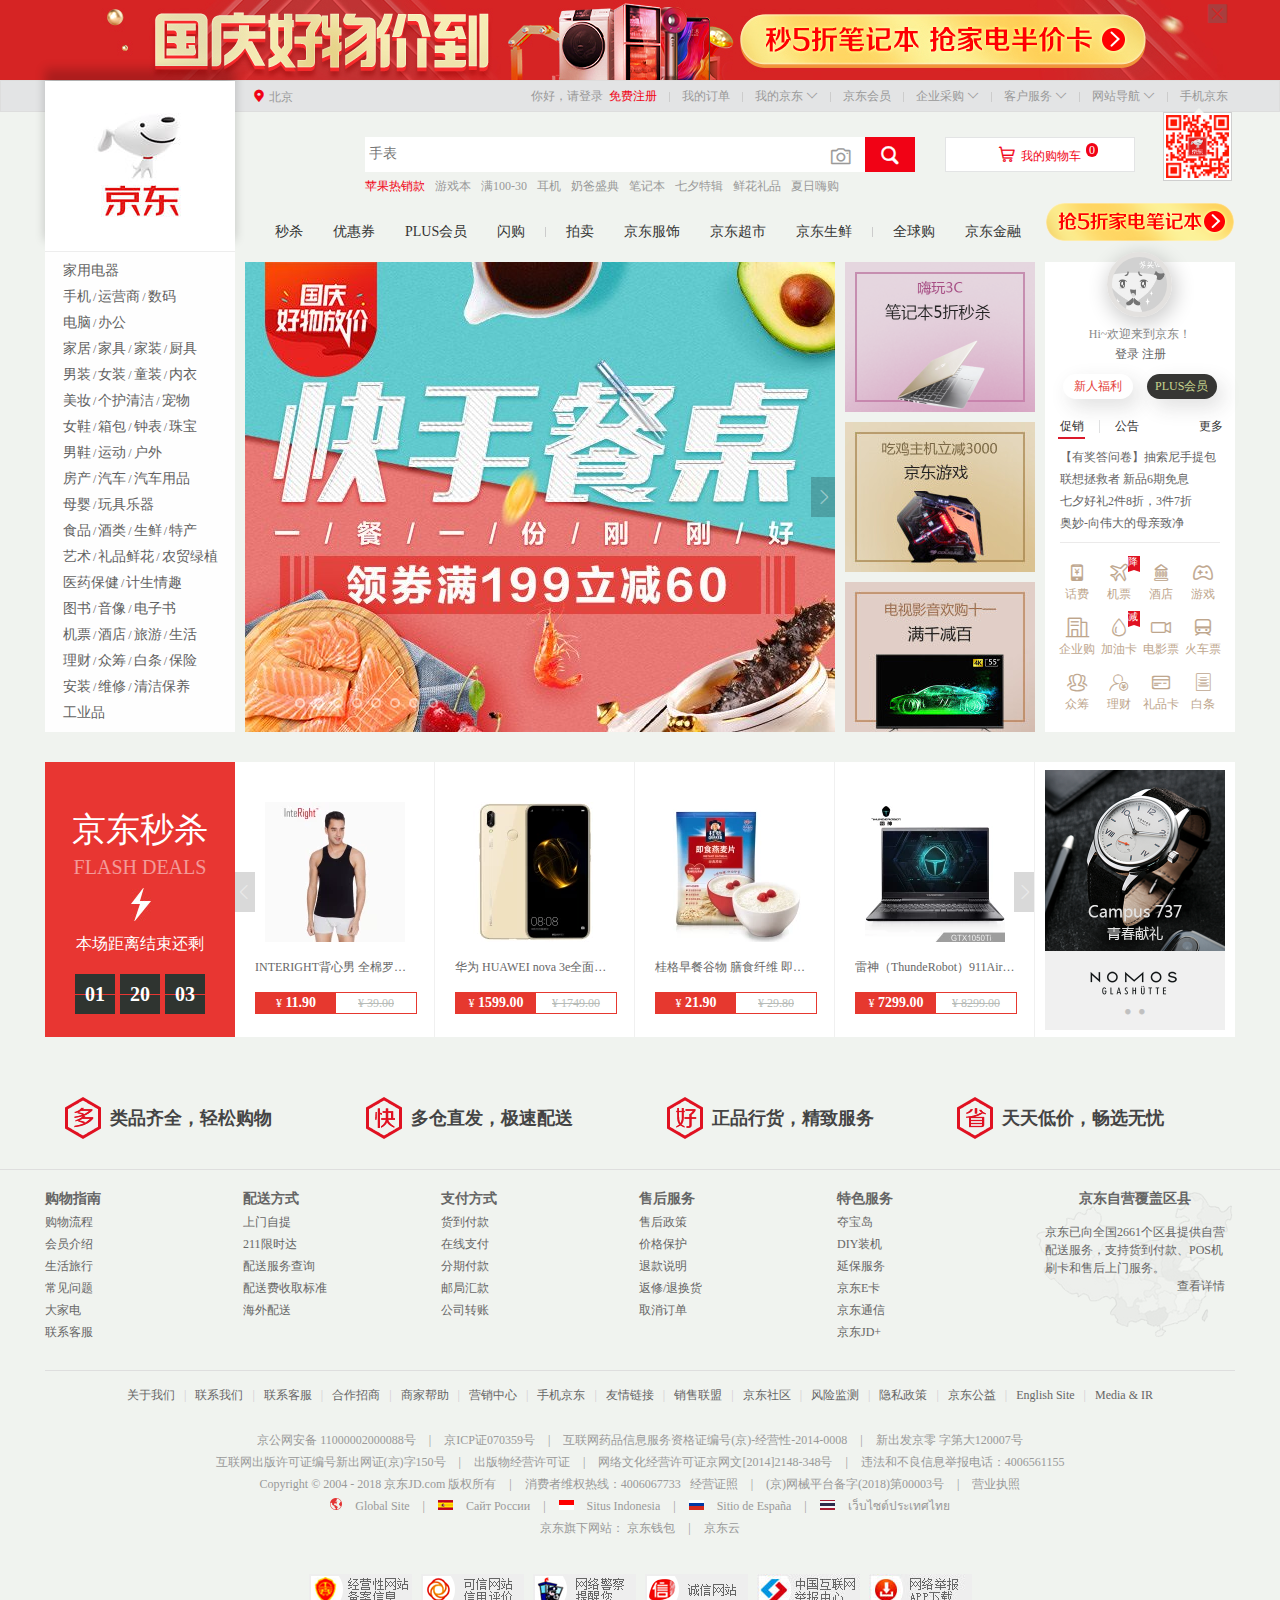
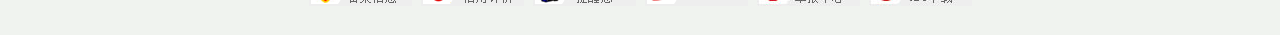
<file: index.html>
<!DOCTYPE html>
<html>
<head lang="en">
    <meta charset="UTF-8">
    <title>我是假京东</title>
    <link rel="stylesheet" href="css/iconfont/iconfont.css"/>
    <link rel="stylesheet" href="css/base.css"/>
    <link rel="shortcut icon" href="favicon.ico"/>
    <link rel="stylesheet" href="css/index.css"/>
</head>
<body>
    <!--头部广告-->
    <div class="ad" id="top_banner">
        <div class="w tp">
            <a href="#" class="open_ad"></a>
            <i class="iconfont close_ad" id="ico_close">&#xe8e8;</i>
        </div>
    </div>
    <script>
        var ico_close = document.getElementById("ico_close");
        var topBanner = document.getElementById("top_banner");
        ico_close.onclick = function(){
            topBanner.style.display = "none";
        }
    </script>

    <!--头部导航-->
    <div class="shortcut">
        <div class="w">
            <div class="fl">
                <div class="dt">
                    <i class="iconfont">&#xe61e;</i>
                    <span>北京</span>
                </div>
            </div>
            <div class="fr">
                <ul>
                    <li class="fr">
                        <div class="dt">手机京东</div>
                    </li>
                    <li class="fr spacer"></li>
                    <li class="fr">
                        <div class="dt">
                            网站导航
                            <i class="iconfont">&#xe620;</i>
                        </div>
                    </li>
                    <li class="fr spacer"></li>
                    <li class="fr">
                        <div class="dt">
                            客户服务
                            <i class="iconfont">&#xe620;</i>
                        </div>
                    </li>
                    <li class="fr spacer"></li>
                    <li class="fr">
                        <div class="dt">
                            <a href="#">企业采购</a>
                            <i class="iconfont">&#xe620;</i>
                        </div>
                    </li>
                    <li class="fr spacer"></li>
                    <li class="fr">
                        <a href="#">京东会员</a>
                    </li>
                    <li class="fr spacer"></li>
                    <li class="fr">
                        <div class="dt">
                            <a href="#">我的京东</a>
                            <i class="iconfont">&#xe620;</i>
                        </div>
                    </li>
                    <li class="fr spacer"></li>
                    <li class="fr">
                        <a href="#">我的订单</a>
                    </li>
                    <li class="fr spacer"></li>
                    <li class="fr">
                        <a href="#">你好，请登录</a>&nbsp;
                        <a class="zhuce" href="#">免费注册</a>
                    </li>
                </ul>
            </div>
        </div>
    </div>

    <!--清除浮动-->
    <div class="clearfix"></div>

    <!--logo、搜索栏与购物车-->
    <div class="header w">
        <div class="pr">
            <div class="logo">
                <a href="https://www.jd.com" class="logo_link">京东</a>
            </div>
            <div class="search">
                <!--搜索栏-->
                <div class="search-form">
                    <input type="text" class="text" placeholder="手表" style="font-size: 14px;"/>
                    <span class="photo-search">
                        <a href="#" title="未选择任何文件"><i class="iconfont">&#xe61f;</i></a>
                    </span>
                    <button class="button">
                        <i class="iconfont">&#xe6ac;</i>
                    </button>
                </div>
                <!-- 快捷搜索-->
                <div class="search_kj">
                    <a href="#">苹果热销款</a>
                    <a href="#">游戏本</a>
                    <a href="#">满100-30</a>
                    <a href="#">耳机</a>
                    <a href="#">奶爸盛典</a>
                    <a href="#">笔记本</a>
                    <a href="#">七夕特辑</a>
                    <a href="#">鲜花礼品</a>
                    <a href="#">夏日嗨购</a>
                </div>
                <!--购物车-->
                <div class="shopping fr">
                    <div class="shopping_margin">
                        <i class="iconfont">&#xe726;</i>&nbsp;
                        <a href="#">我的购物车</a>
                        <i class="ci">0</i>
                    </div>
                </div>
                <div class="app fr">
                    <img src="images/app.png" alt=""/>
                    <!-- 小倒三角形-->
                    <span class="bsj"></span>
                </div>
            </div>
            <div class="navitems">
                <ul>
                    <li><a href="#">秒杀</a></li>
                    <li><a href="#">优惠券</a></li>
                    <li><a href="#">PLUS会员</a></li>
                    <li><a href="#">闪购</a></li>
                </ul>
                <div class="spacer"></div>
                <ul>
                    <li class="spe"><a href="#">拍卖</a></li>
                    <li><a href="#">京东服饰</a></li>
                    <li><a href="#">京东超市</a></li>
                    <li><a href="#">京东生鲜</a></li>
                </ul>
                <div class="spacer"></div>
                <ul>
                    <li class="spe"><a href="#">全球购</a></li>
                    <li><a href="#">京东金融</a></li>
                </ul>
            </div>
            <div class="bjb_ad">
                <a href="#">抢5折家电笔记本</a>
            </div>
        </div>
    </div>

    <!--清除浮动-->
    <div class="clearfix"></div>

    <!--中间部分-->
    <div class="fs">
        <div class="w fs_inner">
            <!-- 左边导航栏-->
            <div class="fs_c1 fl">
                <div class="fs_sort">
                    <ul class="fs_sort_menu">
                        <li>
                            <a href="#">家用电器</a>
                        </li>
                        <li>
                            <a href="#">手机</a><span>/</span><a href="#">运营商</a><span>/</span><a href="#">数码</a>
                        </li>
                        <li>
                            <a href="#">电脑</a><span>/</span><a href="#">办公</a>
                        </li>
                        <li>
                            <a href="#">家居</a><span>/</span><a href="#">家具</a><span>/</span><a href="#">家装</a><span>/</span><a href="#">厨具</a>
                        </li>
                        <li>
                            <a href="#">男装</a><span>/</span><a href="#">女装</a><span>/</span><a href="#">童装</a><span>/</span><a href="#">内衣</a>
                        </li>
                        <li>
                            <a href="#">美妆</a><span>/</span><a href="#">个护清洁</a><span>/</span><a href="#">宠物</a>
                        </li>
                        <li>
                            <a href="#">女鞋</a><span>/</span><a href="#">箱包</a><span>/</span><a href="#">钟表</a><span>/</span><a href="#">珠宝</a>
                        </li>
                        <li>
                            <a href="#">男鞋</a><span>/</span><a href="#">运动</a><span>/</span><a href="#">户外</a>
                        </li>
                        <li>
                            <a href="#">房产</a><span>/</span><a href="#">汽车</a><span>/</span><a href="#">汽车用品</a>
                        </li>
                        <li>
                            <a href="#">母婴</a><span>/</span><a href="#">玩具乐器</a>
                        </li>
                        <li>
                            <a href="#">食品</a><span>/</span><a href="#">酒类</a><span>/</span><a href="#">生鲜</a><span>/</span><a href="#">特产</a>
                        </li>
                        <li>
                            <a href="#">艺术</a><span>/</span><a href="#">礼品鲜花</a><span>/</span><a href="#">农贸绿植</a>
                        </li>
                        <li>
                            <a href="#">医药保健</a><span>/</span><a href="#">计生情趣</a>
                        </li>
                        <li>
                            <a href="#">图书</a><span>/</span><a href="#">音像</a><span>/</span><a href="#">电子书</a>
                        </li>
                        <li>
                            <a href="#">机票</a><span>/</span><a href="#">酒店</a><span>/</span><a href="#">旅游</a><span>/</span><a href="#">生活</a>
                        </li>
                        <li>
                            <a href="#">理财</a><span>/</span><a href="#">众筹</a><span>/</span><a href="#">白条</a><span>/</span><a href="#">保险</a>
                        </li>
                        <li>
                            <a href="#">安装</a><span>/</span><a href="#">维修</a><span>/</span><a href="#">清洁保养</a>
                        </li>
                        <li>
                            <a href="#">工业品</a>
                        </li>
                    </ul>
                </div>
            </div>
            <!--中间部分-->
            <div class="fs_c2 fl">
                <div class="fs_focus">
                    <div class="focus_main">
                        <!-- 左边按钮-->
                        <button class="list_left">
                            <i class="iconfont">&#xe601;</i>
                        </button>
                        <!--中间图片-->
                        <div class="focus_list">
                            <a href="#" id="focus_list_1" style="background: url('images/g1.jpg');">秒5折笔记本，抢家电半价卡</a>
                            <a href="#" id="focus_list_2" style="background: url('images/g2.jpg');">秒5折笔记本，抢家电半价卡</a>
                            <a href="#" id="focus_list_3" style="background: url('images/g3.jpg');">秒5折笔记本，抢家电半价卡</a>
                            <a href="#" id="focus_list_4" style="background: url('images/g4.jpg');">秒5折笔记本，抢家电半价卡</a>
                            <a href="#" id="focus_list_5" style="background: url('images/g5.jpg');">秒5折笔记本，抢家电半价卡</a>
                            <a href="#" id="focus_list_6" style="background: url('images/g6.jpg');">秒5折笔记本，抢家电半价卡</a>
                            <a href="#" id="focus_list_7" style="background: url('images/g7.jpg');">秒5折笔记本，抢家电半价卡</a>
                            <a href="#" id="focus_list_8" style="background: url('images/g8.jpg');">秒5折笔记本，抢家电半价卡</a>
                        </div>
                        <!-- 右边按钮-->
                        <button class="list_right">
                            <i class="iconfont">&#xe602;</i>
                        </button>
                        <!--实现轮播图效果-->
                        <div class="focus_circle">
                            <i class="circle_btn" id="cir_btn1" onmouseover="f1('cir_btn1','cir_s1','focus_list_1');" onmouseout="f2('cir_btn1','cir_s1','focus_list_1')"><s class="circle_btn_s" id="cir_s1"></s></i>
                            <i class="circle_btn" id="cir_btn2" onmouseover="f1('cir_btn2','cir_s2','focus_list_2');" onmouseout="f2('cir_btn2','cir_s2','focus_list_2')"><s class="circle_btn_s" id="cir_s2"></s></i>
                            <i class="circle_btn" id="cir_btn3" onmouseover="f1('cir_btn3','cir_s3','focus_list_3');" onmouseout="f2('cir_btn3','cir_s3','focus_list_3')"><s class="circle_btn_s" id="cir_s3"></s></i>
                            <i class="circle_btn" id="cir_btn4" onmouseover="f1('cir_btn4','cir_s4','focus_list_4');" onmouseout="f2('cir_btn4','cir_s4','focus_list_4')"><s class="circle_btn_s" id="cir_s4"></s></i>
                            <i class="circle_btn" id="cir_btn5" onmouseover="f1('cir_btn5','cir_s5','focus_list_5');" onmouseout="f2('cir_btn5','cir_s5','focus_list_5')"><s class="circle_btn_s" id="cir_s5"></s></i>
                            <i class="circle_btn" id="cir_btn6" onmouseover="f1('cir_btn6','cir_s6','focus_list_6');" onmouseout="f2('cir_btn6','cir_s6','focus_list_6')"><s class="circle_btn_s" id="cir_s6"></s></i>
                            <i class="circle_btn" id="cir_btn7" onmouseover="f1('cir_btn7','cir_s7','focus_list_7');" onmouseout="f2('cir_btn7','cir_s7','focus_list_7')"><s class="circle_btn_s" id="cir_s7"></s></i>
                            <i class="circle_btn" id="cir_btn8" onmouseover="f1('cir_btn8','cir_s8','focus_list_8');" onmouseout="f2('cir_btn8','cir_s8','focus_list_8')"><s class="circle_btn_s" id="cir_s8"></s></i>
                        </div>
                        <script>
                            function f1(cirbtn,cirs,folist){
                                var cirBtn=document.getElementById(cirbtn);
                                cirBtn.style.backgroundColor="hsla(0,0%,100%,.2)";
                                var cirS=document.getElementById(cirs);
                                cirS.style.backgroundColor="#fff";
                                var foList=document.getElementById(folist);
                                foList.style.opacity="1";
                                foList.style.zIndex="2";
                            }
                            function f2(cirbtn,cirs,folist){
                                var cirBtn=document.getElementById(cirbtn);
                                cirBtn.style.backgroundColor=null;
                                var cirS=document.getElementById(cirs);
                                cirS.style.backgroundColor=null;
                                var foList=document.getElementById(folist);
                                foList.style.opacity="0";
                                foList.style.zIndex="1";
                            }
                        </script>
                    </div>
                </div>
            </div>
            <div class="fs_c3 fl">
                <div class="rec">
                    <div class="rec_inner">
                        <div class="rec_items">
                            <a href="#">笔记本5折秒杀
                                <img src="images/bjb.jpg" alt=""/>
                            </a>
                        </div>
                        <div class="rec_items">
                            <a href="#">京东游戏
                                <img src="images/jdyx.jpg" alt=""/>
                            </a>
                        </div>
                        <div class="rec_items">
                            <a href="#">电视影音换购双十一
                                <img src="images/mqjb.jpg" alt=""/>
                            </a>
                        </div>
                    </div>
                </div>
            </div>
            <!--右侧登录及小标签部分-->
            <div class="fs_c4 fr">
                <div class="fs_inner">
                    <div class="fs_user">
                        <div class="user_inner">
                            <div class="user_photo">
                                <a href="#"></a>
                            </div>
                            <div class="user_show">
                                <p style="color: #8A8A8A;">Hi~欢迎来到京东！</p>
                                <p>
                                    <a href="#">登录</a>
                                    <a href="#">注册</a>
                                </p>
                            </div>
                            <div class="user_pro">
                                <a href="#" class="pro_1">新人福利</a>
                                <a href="#" class="pro_2">PLUS会员</a>
                            </div>
                        </div>
                    </div>
                    <div class="fs_news">
                        <div class="news_inner">
                            <div class="news_head clearfix">
                                <a href="#" class="news_head_a news_first">促销</a><a href="#" class="news_head_a news_second">公告</a>
                                <a href="#" class="news_more">更多</a>
                                <div class="news_active"></div>
                            </div>
                            <div class="news_list">
                                <div class="news_list_item">
                                    <ul>
                                        <li><a href="#">【有奖答问卷】抽索尼手提包</a></li>
                                        <li><a href="#">联想拯救者 新品6期免息</a></li>
                                        <li><a href="#">七夕好礼2件8折，3件7折</a></li>
                                        <li><a href="#">奥妙-向伟大的母亲致净</a></li>
                                    </ul>
                                </div>
                            </div>
                        </div>
                    </div>
                    <div class="fs_service">
                        <div class="fs_div"></div>
                        <div class="service_en">
                            <ul class="service_list">
                                <li class="service_item service_1">
                                    <a href="#">
                                        <i class="iconfont">&#xe638;</i>
                                        <span>话费</span>
                                    </a>
                                </li>
                                <li class="service_item service_2">
                                    <a href="#">
                                        <i class="iconfont">&#xe63b;</i>
                                        <span>机票</span>
                                        <span class="service_corner"><i>降</i></span>
                                    </a>
                                </li>
                                </li>
                                <li class="service_item service_3">
                                    <a href="#">
                                        <i class="iconfont">&#xe603;</i>
                                        <span>酒店</span>
                                    </a>
                                </li>
                                <li class="service_item service_4">
                                    <a href="#">
                                        <i class="iconfont">&#xe612;</i>
                                        <span>游戏</span>
                                    </a>
                                </li>
                                <li class="service_item service_5">
                                    <a href="#">
                                        <i class="iconfont">&#xe61b;</i>
                                        <span>企业购</span>
                                    </a>
                                </li>
                                <li class="service_item service_6">
                                    <a href="#">
                                        <i class="iconfont">&#xe7cf;</i>
                                        <span>加油卡</span>
                                        <span class="service_corner"><i>减</i></span>
                                    </a>
                                </li>
                                <li class="service_item service_7">
                                    <a href="#">
                                        <i class="iconfont">&#xe669;</i>
                                        <span>电影票</span>
                                    </a>
                                </li>
                                <li class="service_item service_8">
                                    <a href="#">
                                        <i class="iconfont">&#xe739;</i>
                                        <span>火车票</span>
                                    </a>
                                </li>
                                <li class="service_item service_9">
                                    <a href="#">
                                        <i class="iconfont">&#xe654;</i>
                                        <span>众筹</span>
                                    </a>
                                </li>
                                <li class="service_item service_10">
                                    <a href="#">
                                        <i class="iconfont">&#xe668;</i>
                                        <span>理财</span>
                                    </a>
                                </li>
                                <li class="service_item service_11">
                                    <a href="#">
                                        <i class="iconfont">&#xe674;</i>
                                        <span>礼品卡</span>
                                    </a>
                                </li>
                                <li class="service_item service_12">
                                    <a href="#">
                                        <i class="iconfont">&#xe650;</i>
                                        <span>白条</span>
                                    </a>
                                </li>
                            </ul>
                        </div>
                    </div>
                </div>
            </div>
        </div>
    </div>

    <!--清除浮动-->
    <div class="clearfix"></div>

    <!--内容区域-->
    <div class="slider">
        <div class="slider_inner w">
            <div class="slider_timing">
                <a href="#">
                    <p class="timing_ch">京东秒杀</p>
                    <p class="timing_en">FLASH DEALS</p>
                    <i class="timing_ico"></i>
                    <p class="timing_desc">本场距离结束还剩</p>
                    <div class="timing_count">
                        <div class="count">
                            <div class="count_item count_hour">
                                <span class="count_txt">01</span>
                            </div>
                            <div class="count_item count_minute">
                                <span class="count_txt">20</span>
                            </div>
                            <div class="count_item count_second">
                                <span class="count_txt">03</span>
                            </div>
                        </div>
                    </div>
                </a>
            </div>
            <div class="slider_bd">
                <div class="slider_list">
                    <div class="slider_list_inner">
                        <div class="slider_item">
                            <div class="list_item">
                                <a class="slider_lk" href="#" target="_blank" title="INTERIGHT背心男 全棉罗纹弹力背心2条装 黑色+白色 XXL">
                                    <div class="slider_img">
                                        <img src="images/buying1.png" alt=""/>
                                    </div>
                                    <p class="item_name">INTERIGHT背心男 全棉罗纹弹力背心2条装 黑色+白色 XXL</p>
                                    <div class="item_price">
                                        <span class="mod_price_new">
                                            <i>¥</i>
                                            <span>11.90</span>
                                        </span>
                                        <span class="mod_price">
                                            <i>¥</i>
                                            <span>39.00</span>
                                        </span>
                                    </div>
                                    <div class="slider_cut"></div>
                                </a>
                            </div>
                            <div class="list_item">
                                <a class="slider_lk" href="#" target="_blank" title="华为 HUAWEI nova 3e全面屏2400万前置摄像 4GB +64GB铂光金 全网通版移动联通电信4G手机 双卡双待">
                                    <div class="slider_img">
                                        <img src="images/buying2.png" alt=""/>
                                    </div>
                                    <p class="item_name">华为 HUAWEI nova 3e全面屏2400万前置摄像 4GB +64GB铂光金 全网通版移动联通电信4G手机 双卡双待</p>
                                    <div class="item_price">
                                        <span class="mod_price_new">
                                            <i>¥</i>
                                            <span>1599.00</span>
                                        </span>
                                        <span class="mod_price">
                                            <i>¥</i>
                                            <span>1749.00</span>
                                        </span>
                                    </div>
                                    <div class="slider_cut"></div>
                                </a>
                            </div>
                            <div class="list_item">
                                <a class="slider_lk" href="#" target="_blank" title="桂格早餐谷物 膳食纤维 即食燕麦片超值装1478g （新老包装随机发货）">
                                    <div class="slider_img">
                                        <img src="images/buying3.png" alt=""/>
                                    </div>
                                    <p class="item_name">桂格早餐谷物 膳食纤维 即食燕麦片超值装1478g （新老包装随机发货）</p>
                                    <div class="item_price">
                                        <span class="mod_price_new">
                                            <i>¥</i>
                                            <span>21.90</span>
                                        </span>
                                        <span class="mod_price">
                                            <i>¥</i>
                                            <span>29.80</span>
                                        </span>
                                    </div>
                                    <div class="slider_cut"></div>
                                </a>
                            </div>
                            <div class="list_item">
                                <a class="slider_lk" href="#" target="_blank" title="雷神（ThundeRobot）911Air星战版 72% IPS GTX1050Ti 15.6英寸窄边框吃鸡游戏笔记本i7-8750H 8G 128G+1T">
                                    <div class="slider_img">
                                        <img src="images/buying4.png" alt=""/>
                                    </div>
                                    <p class="item_name">雷神（ThundeRobot）911Air星战版 72% IPS GTX1050Ti 15.6英寸窄边框吃鸡游戏笔记本i7-8750H 8G 128G+1T</p>
                                    <div class="item_price">
                                        <span class="mod_price_new">
                                            <i>¥</i>
                                            <span>7299.00</span>
                                        </span>
                                        <span class="mod_price">
                                            <i>¥</i>
                                            <span>8299.00</span>
                                        </span>
                                    </div>
                                    <div class="slider_cut"></div>
                                </a>
                            </div>
                        </div>
                        <button class="slider_before"><i class="iconfont">&#xe601;</i></button>
                        <button class="slider_next"><i class="iconfont">&#xe602;</i></button>
                    </div>
                </div>
                <div class="slider_chn">
                    <div class="slider_chn_inner">
                        <div class="chn_inner_list">
                            <div class="chn_list_item_1">
                                <a href="#" id="chn_list_img"></a>
                            </div>
                        </div>
                        <div class="chn_inner_dot">
                            <i class="iconfont" id="chn_dot1">&#xe608;</i>
                            <i class="iconfont" id="chn_dot2">&#xe608;</i>
                        </div>
                        <script>
                            var chnDot1=document.getElementById("chn_dot1");
                            var chnDot2=document.getElementById("chn_dot2");
                            var chnImg=document.getElementById("chn_list_img");
                            chnDot1.onmouseover=function(){
                                chnImg.style.background="url(images/gun1.jpg) no-repeat";
                            }
                            chnDot2.onmouseover=function(){
                                chnImg.style.background="url(images/gun2.jpg) no-repeat";
                            }
                        </script>
                    </div>
                </div>
            </div>
        </div>
    </div>

    <!--清除浮动-->
    <div class="clearfix"></div>

    <!-- 底部-->
    <div class="footer">
        <!-- “多快好省”部分-->
        <div class="slogen w">
            <div class="item">
                <ul>
                    <li>
                        <div class="slogen1">
                            <h3 class="duo">多</h3>
                            <p>类品齐全，轻松购物</p>
                        </div>
                    </li>
                    <li>
                        <div class="slogen2">
                            <h3 class="kuai">快</h3>
                            <p>多仓直发，极速配送</p>
                        </div>
                    </li>
                    <li>
                        <div class="slogen3">
                            <h3 class="hao">好</h3>
                            <p>正品行货，精致服务</p>
                        </div>
                    </li>
                    <li>
                        <div class="slogen4">
                            <h3 class="sheng">省</h3>
                            <p>天天低价，畅选无忧</p>
                        </div>
                    </li>
                </ul>
            </div>
        </div>
        <!-- help部分-->
        <div class="w">
            <div class="help">
                <div class="help_inner">
                    <div class="help_list">
                        <div class="help_nav">
                            <h5>购物指南</h5>
                            <ul>
                                <li><a href="#">购物流程</a></li>
                                <li><a href="#">会员介绍</a></li>
                                <li><a href="#">生活旅行</a></li>
                                <li><a href="#">常见问题</a></li>
                                <li><a href="#">大家电</a></li>
                                <li><a href="#">联系客服</a></li>
                            </ul>
                        </div>
                        <div class="help_nav">
                            <h5>配送方式</h5>
                            <ul>
                                <li><a href="#">上门自提</a></li>
                                <li><a href="#">211限时达</a></li>
                                <li><a href="#">配送服务查询</a></li>
                                <li><a href="#">配送费收取标准</a></li>
                                <li><a href="#">海外配送</a></li>
                            </ul>
                        </div>
                        <div class="help_nav">
                            <h5>支付方式</h5>
                            <li><a href="#">货到付款</a></li>
                            <li><a href="#">在线支付</a></li>
                            <li><a href="#">分期付款</a></li>
                            <li><a href="#">邮局汇款</a></li>
                            <li><a href="#">公司转账</a></li>
                        </div>
                        <div class="help_nav">
                            <h5>售后服务</h5>
                            <li><a href="#">售后政策</a></li>
                            <li><a href="#">价格保护</a></li>
                            <li><a href="#">退款说明</a></li>
                            <li><a href="#">返修/退换货</a></li>
                            <li><a href="#">取消订单</a></li>
                        </div>
                        <div class="help_nav">
                            <h5>特色服务</h5>
                            <li><a href="#">夺宝岛</a></li>
                            <li><a href="#">DIY装机</a></li>
                            <li><a href="#">延保服务</a></li>
                            <li><a href="#">京东E卡</a></li>
                            <li><a href="#">京东通信</a></li>
                            <li><a href="#">京东JD+</a></li>
                        </div>
                        <div class="help_cover">
                            <h5>京东自营覆盖区县</h5>
                            <div class="help_cover_co">
                                <p class="help_cover_info">京东已向全国2661个区县提供自营配送服务，支持货到付款、POS机刷卡和售后上门服务。</p>
                                <p class="help_cover_more">
                                    <a href="#">查看详情</a>
                                </p>
                            </div>
                        </div>
                    </div>
                </div>
            </div>
        </div>

        <div class="copyright">
            <div class="copyright_inner">
                <p class="copyright_link">
                    <a href="">关于我们</a>
                    <span>|</span>
                    <a href="">联系我们</a>
                    <span>|</span>
                    <a href="">联系客服</a>
                    <span>|</span>
                    <a href="">合作招商</a>
                    <span>|</span>
                    <a href="">商家帮助</a>
                    <span>|</span>
                    <a href="">营销中心</a>
                    <span>|</span>
                    <a href="">手机京东</a>
                    <span>|</span>
                    <a href="">友情链接</a>
                    <span>|</span>
                    <a href="">销售联盟</a>
                    <span>|</span>
                    <a href="">京东社区</a>
                    <span>|</span>
                    <a href="">风险监测</a>
                    <span>|</span>
                    <a href="">隐私政策</a>
                    <span>|</span>
                    <a href="">京东公益</a>
                    <span>|</span>
                    <a href="">English Site</a>
                    <span>|</span>
                    <a href="">Media & IR</a>
                </p>
            </div>
            <div class="copyright_info">
                <div class="copyright_cert">
                    <p>
                        <a href="#">京公网安备 11000002000088号</a>
                        <span class="copyright_div">|</span>
                        <span>京ICP证070359号</span>
                        <span class="copyright_div">|</span>
                        <a href="#">互联网药品信息服务资格证编号(京)-经营性-2014-0008</a>
                        <span class="copyright_div">|</span>
                        <span>新出发京零 字第大120007号</span>
                    </p>
                    <p>
                        <span>互联网出版许可证编号新出网证(京)字150号</span>
                        <span class="copyright_div">|</span>
                        <a href="#">出版物经营许可证</a>
                        <span class="copyright_div">|</span>
                        <a href="#">网络文化经营许可证京网文[2014]2148-348号</a>
                        <span class="copyright_div">|</span>
                        <span>违法和不良信息举报电话：4006561155</span>
                    </p>
                    <p>
                        <span>Copyright © 2004 - 2018  京东JD.com 版权所有</span>
                        <span class="copyright_div">|</span>
                        <span>消费者维权热线：4006067733</span>&nbsp;&nbsp;
                        <a href="#">经营证照</a>
                        <span class="copyright_div">|</span>
                        <span>(京)网械平台备字(2018)第00003号</span>
                        <span class="copyright_div">|</span>
                        <a href="#">营业执照</a>
                    </p>
                </div>
                <div class="copyright_inter">
                    <p>
                        <i class="copyright_inter_ico1"></i>
                        <a href="#">Global Site</a>
                        <span class="copyright_div">|</span>
                        <i class="copyright_inter_ico2"></i>
                        <a href="#">Сайт России</a>
                        <span class="copyright_div">|</span>
                        <i class="copyright_inter_ico3"></i>
                        <a href="#">Situs Indonesia</a>
                        <span class="copyright_div">|</span>
                        <i class="copyright_inter_ico4"></i>
                        <a href="#">Sitio de España</a>
                        <span class="copyright_div">|</span>
                        <i class="copyright_inter_ico5"></i>
                        <a href="#">เว็บไซต์ประเทศไทย</a>
                    </p>
                </div>
                <div class="copyright_sub">
                    <p>
                        <span>京东旗下网站：</span>
                        <a href="#">京东钱包</a>
                        <span class="copyright_div">|</span>
                        <a href="#">京东云</a>
                    </p>
                </div>
            </div>
            <p class="copyright_auth">
                <a href="#" class="ico1">经营性网络备案信息</a>
                <a href="#" class="ico2">可信网站信用评价</a>
                <a href="#" class="ico3">网络警察提醒您</a>
                <a href="#" class="ico4">诚信网站</a>
                <a href="#" class="ico5">中国互联网举报中心</a>
                <a href="#" class="ico6">网络举报APP下载</a>
            </p>
        </div>
    </div>
</body>
</html>
</file>
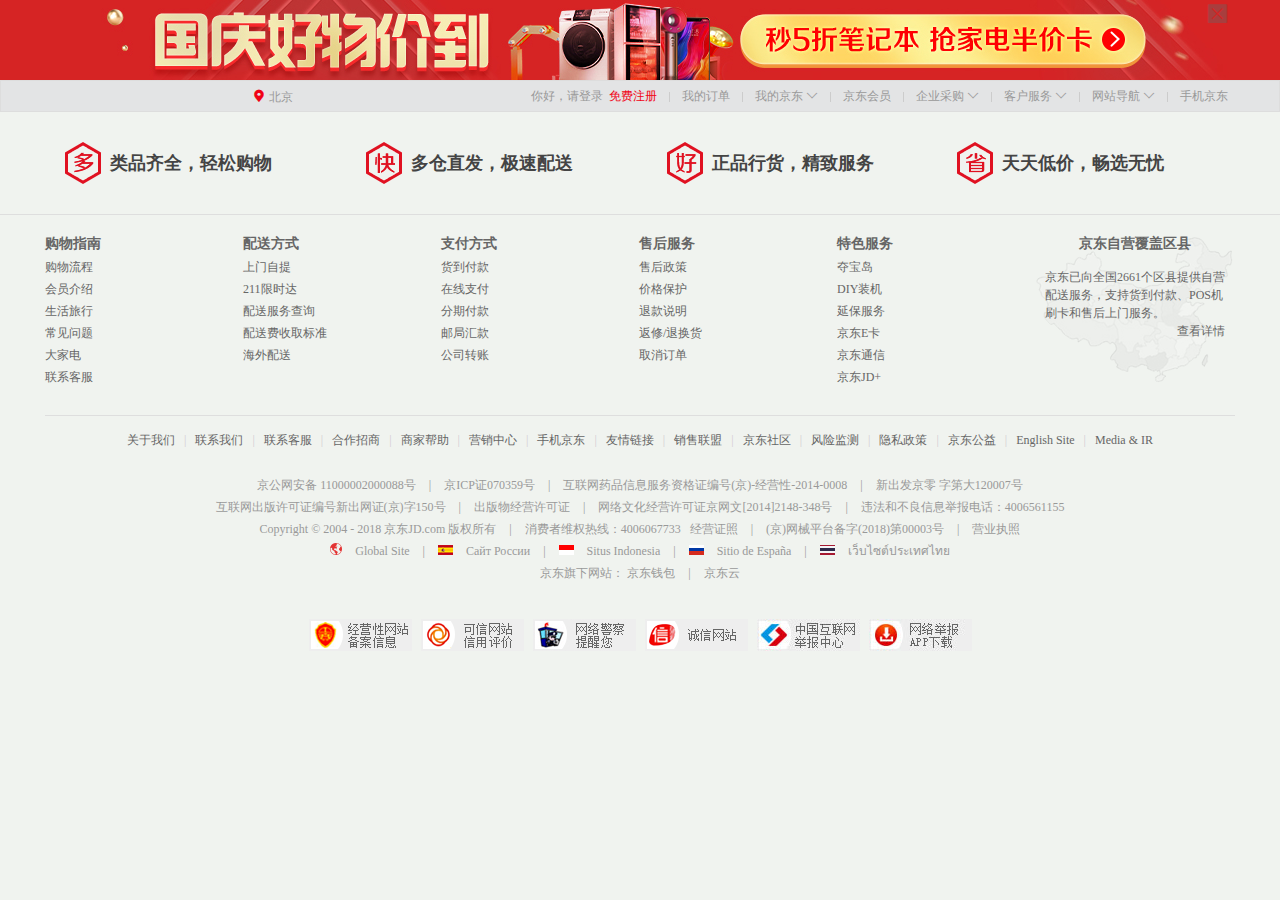
<file: list.html>
<!DOCTYPE html>
<html>
    <head lang="en">
        <meta charset="UTF-8">
        <title>我是假京东</title>
        <link rel="stylesheet" href="css/iconfont/iconfont.css"/>
        <link rel="stylesheet" href="css/base.css"/>
        <link rel="shortcut icon" href="favicon.ico"/>
    </head>
    <body>
        <!--头部广告-->
        <div class="ad" id="top_banner">
            <div class="w tp">
                <a href="#" class="open_ad"></a>
                <i class="iconfont close_ad" id="ico_close">&#xe8e8;</i>
            </div>
        </div>
        <script>
            var ico_close = document.getElementById("ico_close");
            var topBanner = document.getElementById("top_banner");
            ico_close.onclick = function(){
                topBanner.style.display = "none";
            }
        </script>

        <!--头部导航-->
        <div class="shortcut">
            <div class="w">
                <div class="fl">
                    <div class="dt">
                        <i class="iconfont">&#xe61e;</i>
                        <span>北京</span>
                    </div>
                </div>
                <div class="fr">
                    <ul>
                        <li class="fr">
                            <div class="dt">手机京东</div>
                        </li>
                        <li class="fr spacer"></li>
                        <li class="fr">
                            <div class="dt">
                                网站导航
                                <i class="iconfont">&#xe620;</i>
                            </div>
                        </li>
                        <li class="fr spacer"></li>
                        <li class="fr">
                            <div class="dt">
                                客户服务
                                <i class="iconfont">&#xe620;</i>
                            </div>
                        </li>
                        <li class="fr spacer"></li>
                        <li class="fr">
                            <div class="dt">
                                <a href="#">企业采购</a>
                                <i class="iconfont">&#xe620;</i>
                            </div>
                        </li>
                        <li class="fr spacer"></li>
                        <li class="fr">
                            <a href="#">京东会员</a>
                        </li>
                        <li class="fr spacer"></li>
                        <li class="fr">
                            <div class="dt">
                                <a href="#">我的京东</a>
                                <i class="iconfont">&#xe620;</i>
                            </div>
                        </li>
                        <li class="fr spacer"></li>
                        <li class="fr">
                            <a href="#">我的订单</a>
                        </li>
                        <li class="fr spacer"></li>
                        <li class="fr">
                            <a href="#">你好，请登录</a>&nbsp;
                            <a class="zhuce" href="#">免费注册</a>
                        </li>
                    </ul>
                </div>
            </div>
        </div>

        <!-- 底部-->
        <div class="footer">
            <!-- “多快好省”部分-->
            <div class="slogen w">
                <div class="item">
                    <ul>
                        <li>
                            <div class="slogen1">
                                <h3 class="duo">多</h3>
                                <p>类品齐全，轻松购物</p>
                            </div>
                        </li>
                        <li>
                            <div class="slogen2">
                                <h3 class="kuai">快</h3>
                                <p>多仓直发，极速配送</p>
                            </div>
                        </li>
                        <li>
                            <div class="slogen3">
                                <h3 class="hao">好</h3>
                                <p>正品行货，精致服务</p>
                            </div>
                        </li>
                        <li>
                            <div class="slogen4">
                                <h3 class="sheng">省</h3>
                                <p>天天低价，畅选无忧</p>
                            </div>
                        </li>
                    </ul>
                </div>
            </div>
            <!-- help部分-->
            <div class="w">
                <div class="help">
                    <div class="help_inner">
                        <div class="help_list">
                            <div class="help_nav">
                                <h5>购物指南</h5>
                                <ul>
                                    <li><a href="#">购物流程</a></li>
                                    <li><a href="#">会员介绍</a></li>
                                    <li><a href="#">生活旅行</a></li>
                                    <li><a href="#">常见问题</a></li>
                                    <li><a href="#">大家电</a></li>
                                    <li><a href="#">联系客服</a></li>
                                </ul>
                            </div>
                            <div class="help_nav">
                                <h5>配送方式</h5>
                                <ul>
                                    <li><a href="#">上门自提</a></li>
                                    <li><a href="#">211限时达</a></li>
                                    <li><a href="#">配送服务查询</a></li>
                                    <li><a href="#">配送费收取标准</a></li>
                                    <li><a href="#">海外配送</a></li>
                                </ul>
                            </div>
                            <div class="help_nav">
                                <h5>支付方式</h5>
                                <li><a href="#">货到付款</a></li>
                                <li><a href="#">在线支付</a></li>
                                <li><a href="#">分期付款</a></li>
                                <li><a href="#">邮局汇款</a></li>
                                <li><a href="#">公司转账</a></li>
                            </div>
                            <div class="help_nav">
                                <h5>售后服务</h5>
                                <li><a href="#">售后政策</a></li>
                                <li><a href="#">价格保护</a></li>
                                <li><a href="#">退款说明</a></li>
                                <li><a href="#">返修/退换货</a></li>
                                <li><a href="#">取消订单</a></li>
                            </div>
                            <div class="help_nav">
                                <h5>特色服务</h5>
                                <li><a href="#">夺宝岛</a></li>
                                <li><a href="#">DIY装机</a></li>
                                <li><a href="#">延保服务</a></li>
                                <li><a href="#">京东E卡</a></li>
                                <li><a href="#">京东通信</a></li>
                                <li><a href="#">京东JD+</a></li>
                            </div>
                            <div class="help_cover">
                                <h5>京东自营覆盖区县</h5>
                                <div class="help_cover_co">
                                    <p class="help_cover_info">京东已向全国2661个区县提供自营配送服务，支持货到付款、POS机刷卡和售后上门服务。</p>
                                    <p class="help_cover_more">
                                        <a href="#">查看详情</a>
                                    </p>
                                </div>
                            </div>
                        </div>
                    </div>
                </div>
            </div>

            <div class="copyright">
                <div class="copyright_inner">
                    <p class="copyright_link">
                        <a href="">关于我们</a>
                        <span>|</span>
                        <a href="">联系我们</a>
                        <span>|</span>
                        <a href="">联系客服</a>
                        <span>|</span>
                        <a href="">合作招商</a>
                        <span>|</span>
                        <a href="">商家帮助</a>
                        <span>|</span>
                        <a href="">营销中心</a>
                        <span>|</span>
                        <a href="">手机京东</a>
                        <span>|</span>
                        <a href="">友情链接</a>
                        <span>|</span>
                        <a href="">销售联盟</a>
                        <span>|</span>
                        <a href="">京东社区</a>
                        <span>|</span>
                        <a href="">风险监测</a>
                        <span>|</span>
                        <a href="">隐私政策</a>
                        <span>|</span>
                        <a href="">京东公益</a>
                        <span>|</span>
                        <a href="">English Site</a>
                        <span>|</span>
                        <a href="">Media & IR</a>
                    </p>
                </div>
                <div class="copyright_info">
                    <div class="copyright_cert">
                        <p>
                            <a href="#">京公网安备 11000002000088号</a>
                            <span class="copyright_div">|</span>
                            <span>京ICP证070359号</span>
                            <span class="copyright_div">|</span>
                            <a href="#">互联网药品信息服务资格证编号(京)-经营性-2014-0008</a>
                            <span class="copyright_div">|</span>
                            <span>新出发京零 字第大120007号</span>
                        </p>
                        <p>
                            <span>互联网出版许可证编号新出网证(京)字150号</span>
                            <span class="copyright_div">|</span>
                            <a href="#">出版物经营许可证</a>
                            <span class="copyright_div">|</span>
                            <a href="#">网络文化经营许可证京网文[2014]2148-348号</a>
                            <span class="copyright_div">|</span>
                            <span>违法和不良信息举报电话：4006561155</span>
                        </p>
                        <p>
                            <span>Copyright © 2004 - 2018  京东JD.com 版权所有</span>
                            <span class="copyright_div">|</span>
                            <span>消费者维权热线：4006067733</span>&nbsp;&nbsp;
                            <a href="#">经营证照</a>
                            <span class="copyright_div">|</span>
                            <span>(京)网械平台备字(2018)第00003号</span>
                            <span class="copyright_div">|</span>
                            <a href="#">营业执照</a>
                        </p>
                    </div>
                    <div class="copyright_inter">
                        <p>
                            <i class="copyright_inter_ico1"></i>
                            <a href="#">Global Site</a>
                            <span class="copyright_div">|</span>
                            <i class="copyright_inter_ico2"></i>
                            <a href="#">Сайт России</a>
                            <span class="copyright_div">|</span>
                            <i class="copyright_inter_ico3"></i>
                            <a href="#">Situs Indonesia</a>
                            <span class="copyright_div">|</span>
                            <i class="copyright_inter_ico4"></i>
                            <a href="#">Sitio de España</a>
                            <span class="copyright_div">|</span>
                            <i class="copyright_inter_ico5"></i>
                            <a href="#">เว็บไซต์ประเทศไทย</a>
                        </p>
                    </div>
                    <div class="copyright_sub">
                        <p>
                            <span>京东旗下网站：</span>
                            <a href="#">京东钱包</a>
                            <span class="copyright_div">|</span>
                            <a href="#">京东云</a>
                        </p>
                    </div>
                </div>
                <p class="copyright_auth">
                    <a href="#" class="ico1">经营性网络备案信息</a>
                    <a href="#" class="ico2">可信网站信用评价</a>
                    <a href="#" class="ico3">网络警察提醒您</a>
                    <a href="#" class="ico4">诚信网站</a>
                    <a href="#" class="ico5">中国互联网举报中心</a>
                    <a href="#" class="ico6">网络举报APP下载</a>
                </p>
            </div>
        </div>
    </body>
</html>
</file>
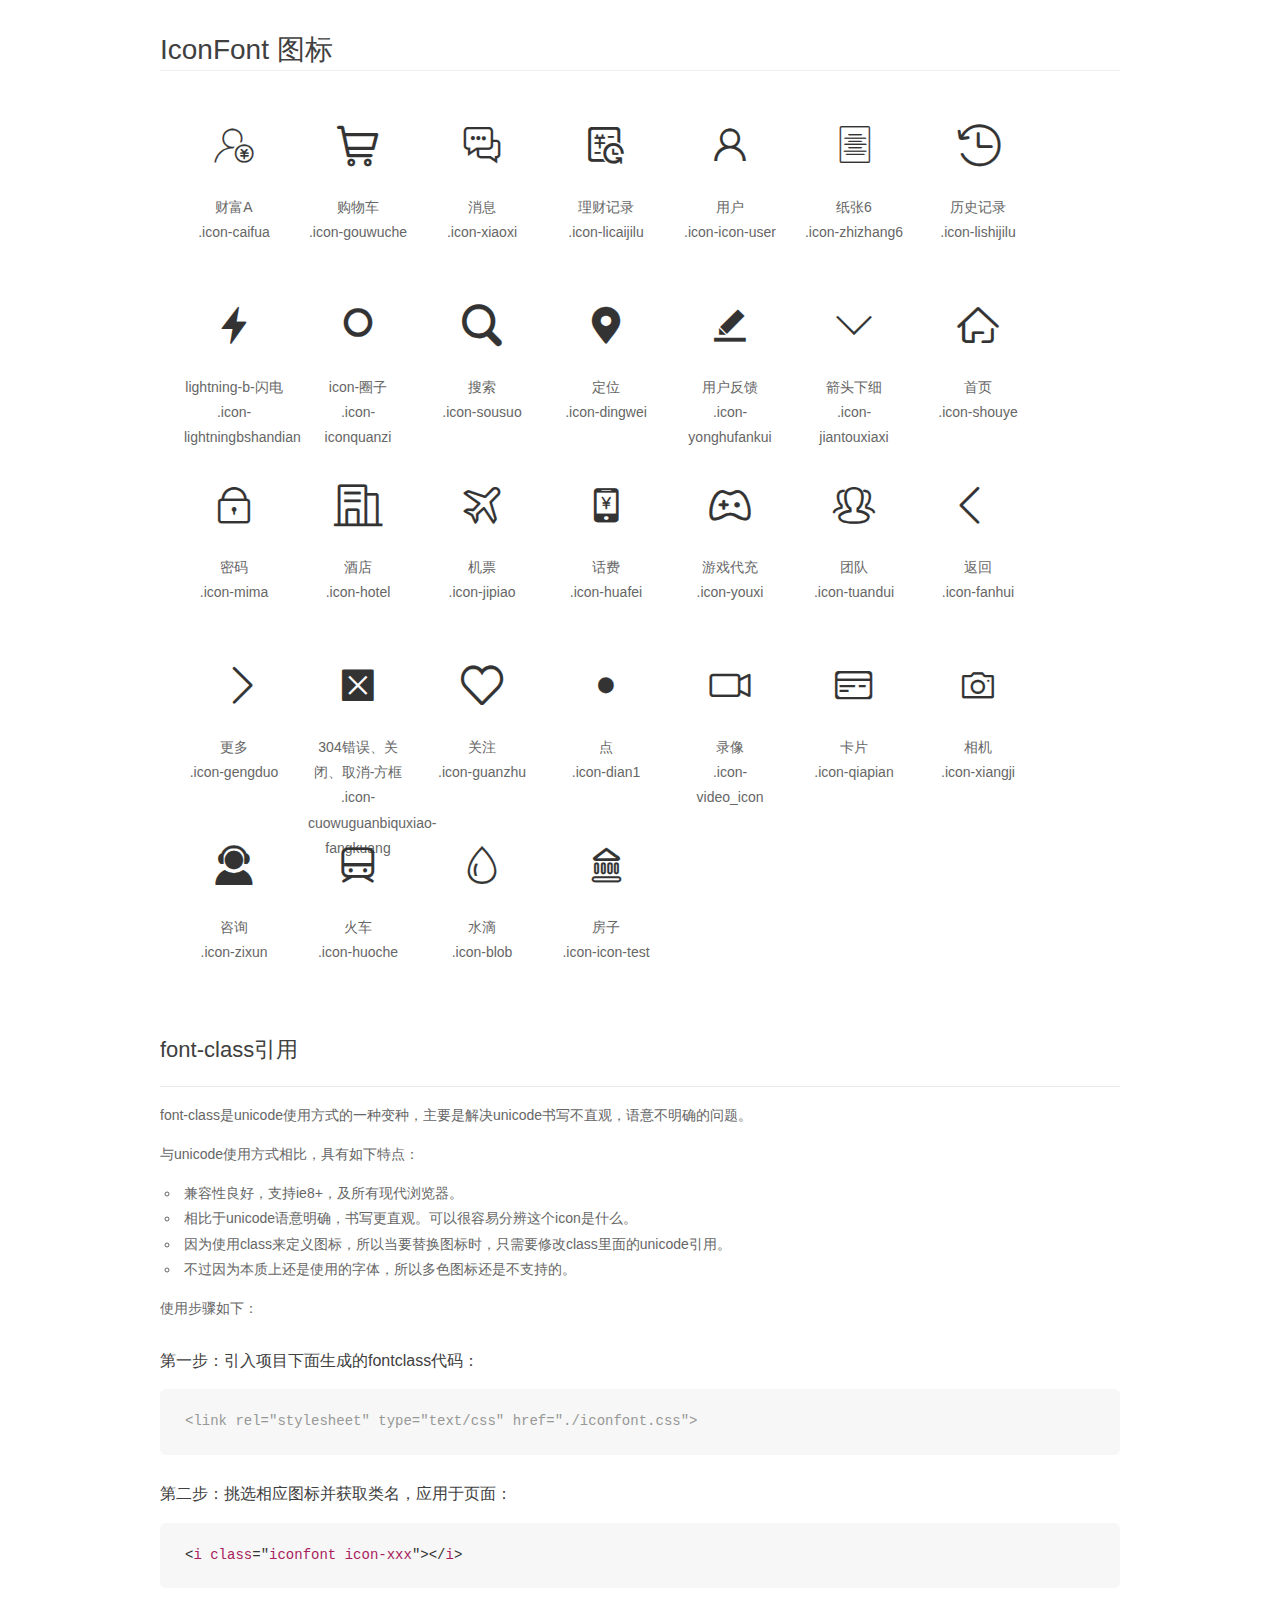
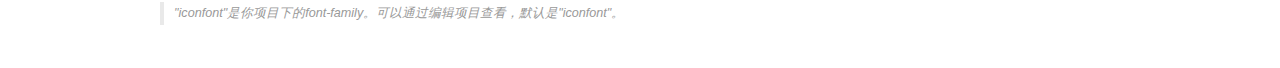
<file: css/iconfont/demo_fontclass.html>
<!DOCTYPE html>
<html>
<head>
    <meta charset="utf-8"/>
    <title>IconFont</title>
    <link rel="stylesheet" href="demo.css">
    <link rel="stylesheet" href="iconfont.css">
</head>
<body>
    <div class="main markdown">
        <h1>IconFont 图标</h1>
        <ul class="icon_lists clear">
            
                <li>
                <i class="icon iconfont icon-caifua"></i>
                    <div class="name">财富A</div>
                    <div class="fontclass">.icon-caifua</div>
                </li>
            
                <li>
                <i class="icon iconfont icon-gouwuche"></i>
                    <div class="name">购物车</div>
                    <div class="fontclass">.icon-gouwuche</div>
                </li>
            
                <li>
                <i class="icon iconfont icon-xiaoxi"></i>
                    <div class="name">消息</div>
                    <div class="fontclass">.icon-xiaoxi</div>
                </li>
            
                <li>
                <i class="icon iconfont icon-licaijilu"></i>
                    <div class="name">理财记录</div>
                    <div class="fontclass">.icon-licaijilu</div>
                </li>
            
                <li>
                <i class="icon iconfont icon-icon-user"></i>
                    <div class="name">用户</div>
                    <div class="fontclass">.icon-icon-user</div>
                </li>
            
                <li>
                <i class="icon iconfont icon-zhizhang6"></i>
                    <div class="name">纸张6</div>
                    <div class="fontclass">.icon-zhizhang6</div>
                </li>
            
                <li>
                <i class="icon iconfont icon-lishijilu"></i>
                    <div class="name">历史记录</div>
                    <div class="fontclass">.icon-lishijilu</div>
                </li>
            
                <li>
                <i class="icon iconfont icon-lightningbshandian"></i>
                    <div class="name">lightning-b-闪电</div>
                    <div class="fontclass">.icon-lightningbshandian</div>
                </li>
            
                <li>
                <i class="icon iconfont icon-iconquanzi"></i>
                    <div class="name">icon-圈子</div>
                    <div class="fontclass">.icon-iconquanzi</div>
                </li>
            
                <li>
                <i class="icon iconfont icon-sousuo"></i>
                    <div class="name">搜索</div>
                    <div class="fontclass">.icon-sousuo</div>
                </li>
            
                <li>
                <i class="icon iconfont icon-dingwei"></i>
                    <div class="name">定位</div>
                    <div class="fontclass">.icon-dingwei</div>
                </li>
            
                <li>
                <i class="icon iconfont icon-yonghufankui"></i>
                    <div class="name">用户反馈</div>
                    <div class="fontclass">.icon-yonghufankui</div>
                </li>
            
                <li>
                <i class="icon iconfont icon-jiantouxiaxi"></i>
                    <div class="name">箭头下细</div>
                    <div class="fontclass">.icon-jiantouxiaxi</div>
                </li>
            
                <li>
                <i class="icon iconfont icon-shouye"></i>
                    <div class="name">首页</div>
                    <div class="fontclass">.icon-shouye</div>
                </li>
            
                <li>
                <i class="icon iconfont icon-mima"></i>
                    <div class="name">密码</div>
                    <div class="fontclass">.icon-mima</div>
                </li>
            
                <li>
                <i class="icon iconfont icon-hotel"></i>
                    <div class="name">酒店</div>
                    <div class="fontclass">.icon-hotel</div>
                </li>
            
                <li>
                <i class="icon iconfont icon-jipiao"></i>
                    <div class="name">机票</div>
                    <div class="fontclass">.icon-jipiao</div>
                </li>
            
                <li>
                <i class="icon iconfont icon-huafei"></i>
                    <div class="name">话费</div>
                    <div class="fontclass">.icon-huafei</div>
                </li>
            
                <li>
                <i class="icon iconfont icon-youxi"></i>
                    <div class="name">游戏代充</div>
                    <div class="fontclass">.icon-youxi</div>
                </li>
            
                <li>
                <i class="icon iconfont icon-tuandui"></i>
                    <div class="name">团队</div>
                    <div class="fontclass">.icon-tuandui</div>
                </li>
            
                <li>
                <i class="icon iconfont icon-fanhui"></i>
                    <div class="name">返回</div>
                    <div class="fontclass">.icon-fanhui</div>
                </li>
            
                <li>
                <i class="icon iconfont icon-gengduo"></i>
                    <div class="name">更多</div>
                    <div class="fontclass">.icon-gengduo</div>
                </li>
            
                <li>
                <i class="icon iconfont icon-cuowuguanbiquxiao-fangkuang"></i>
                    <div class="name">304错误、关闭、取消-方框</div>
                    <div class="fontclass">.icon-cuowuguanbiquxiao-fangkuang</div>
                </li>
            
                <li>
                <i class="icon iconfont icon-guanzhu"></i>
                    <div class="name">关注</div>
                    <div class="fontclass">.icon-guanzhu</div>
                </li>
            
                <li>
                <i class="icon iconfont icon-dian1"></i>
                    <div class="name">点</div>
                    <div class="fontclass">.icon-dian1</div>
                </li>
            
                <li>
                <i class="icon iconfont icon-video_icon"></i>
                    <div class="name">录像</div>
                    <div class="fontclass">.icon-video_icon</div>
                </li>
            
                <li>
                <i class="icon iconfont icon-qiapian"></i>
                    <div class="name">卡片</div>
                    <div class="fontclass">.icon-qiapian</div>
                </li>
            
                <li>
                <i class="icon iconfont icon-xiangji"></i>
                    <div class="name">相机</div>
                    <div class="fontclass">.icon-xiangji</div>
                </li>
            
                <li>
                <i class="icon iconfont icon-zixun"></i>
                    <div class="name">咨询</div>
                    <div class="fontclass">.icon-zixun</div>
                </li>
            
                <li>
                <i class="icon iconfont icon-huoche"></i>
                    <div class="name">火车</div>
                    <div class="fontclass">.icon-huoche</div>
                </li>
            
                <li>
                <i class="icon iconfont icon-blob"></i>
                    <div class="name">水滴</div>
                    <div class="fontclass">.icon-blob</div>
                </li>
            
                <li>
                <i class="icon iconfont icon-icon-test"></i>
                    <div class="name">房子</div>
                    <div class="fontclass">.icon-icon-test</div>
                </li>
            
        </ul>

        <h2 id="font-class-">font-class引用</h2>
        <hr>

        <p>font-class是unicode使用方式的一种变种，主要是解决unicode书写不直观，语意不明确的问题。</p>
        <p>与unicode使用方式相比，具有如下特点：</p>
        <ul>
        <li>兼容性良好，支持ie8+，及所有现代浏览器。</li>
        <li>相比于unicode语意明确，书写更直观。可以很容易分辨这个icon是什么。</li>
        <li>因为使用class来定义图标，所以当要替换图标时，只需要修改class里面的unicode引用。</li>
        <li>不过因为本质上还是使用的字体，所以多色图标还是不支持的。</li>
        </ul>
        <p>使用步骤如下：</p>
        <h3 id="-fontclass-">第一步：引入项目下面生成的fontclass代码：</h3>


        <pre><code class="lang-js hljs javascript"><span class="hljs-comment">&lt;link rel="stylesheet" type="text/css" href="./iconfont.css"&gt;</span></code></pre>
        <h3 id="-">第二步：挑选相应图标并获取类名，应用于页面：</h3>
        <pre><code class="lang-css hljs">&lt;<span class="hljs-selector-tag">i</span> <span class="hljs-selector-tag">class</span>="<span class="hljs-selector-tag">iconfont</span> <span class="hljs-selector-tag">icon-xxx</span>"&gt;&lt;/<span class="hljs-selector-tag">i</span>&gt;</code></pre>
        <blockquote>
        <p>"iconfont"是你项目下的font-family。可以通过编辑项目查看，默认是"iconfont"。</p>
        </blockquote>
    </div>
</body>
</html>
</file>
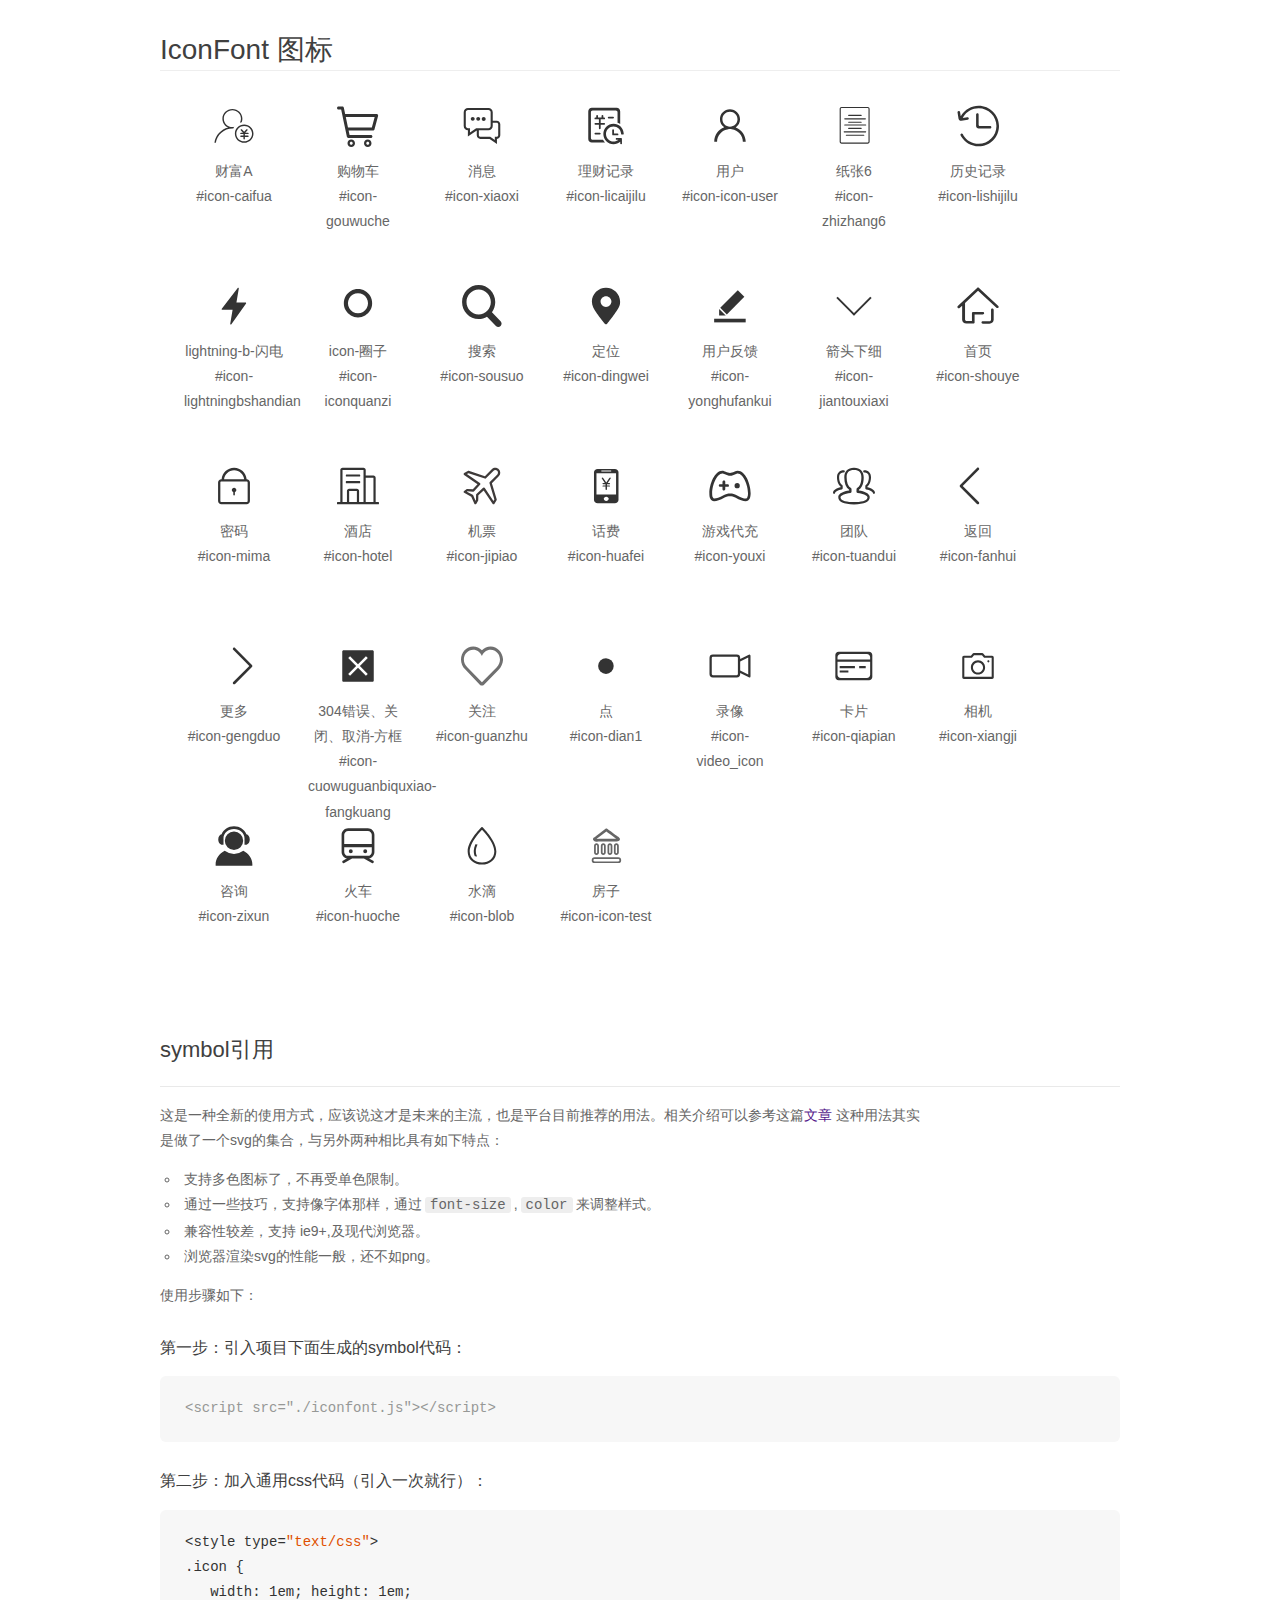
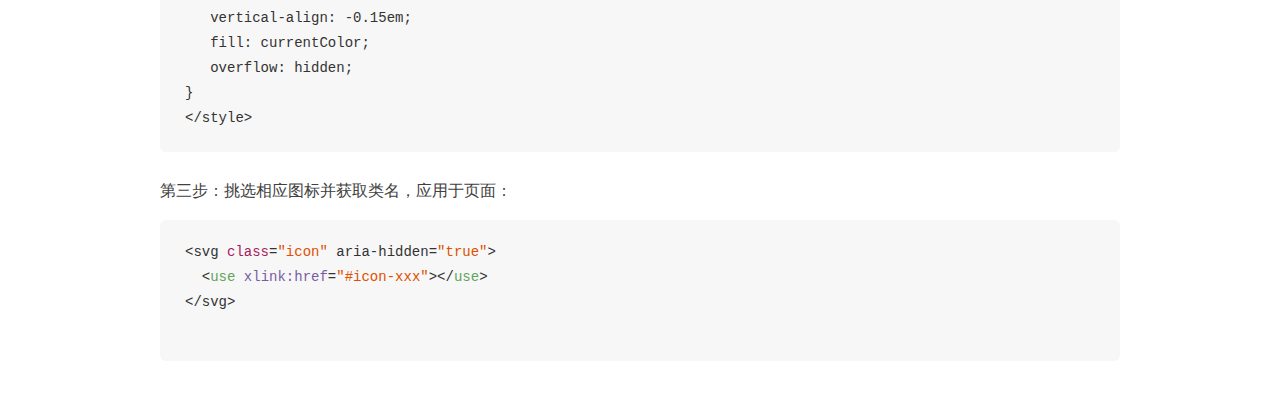
<file: css/iconfont/demo_symbol.html>
<!DOCTYPE html>
<html>
<head>
    <meta charset="utf-8"/>
    <title>IconFont</title>
    <link rel="stylesheet" href="demo.css">
    <script src="iconfont.js"></script>

    <style type="text/css">
        .icon {
          /* 通过设置 font-size 来改变图标大小 */
          width: 1em; height: 1em;
          /* 图标和文字相邻时，垂直对齐 */
          vertical-align: -0.15em;
          /* 通过设置 color 来改变 SVG 的颜色/fill */
          fill: currentColor;
          /* path 和 stroke 溢出 viewBox 部分在 IE 下会显示
             normalize.css 中也包含这行 */
          overflow: hidden;
        }

    </style>
</head>
<body>
    <div class="main markdown">
        <h1>IconFont 图标</h1>
        <ul class="icon_lists clear">
            
                <li>
                    <svg class="icon" aria-hidden="true">
                        <use xlink:href="#icon-caifua"></use>
                    </svg>
                    <div class="name">财富A</div>
                    <div class="fontclass">#icon-caifua</div>
                </li>
            
                <li>
                    <svg class="icon" aria-hidden="true">
                        <use xlink:href="#icon-gouwuche"></use>
                    </svg>
                    <div class="name">购物车</div>
                    <div class="fontclass">#icon-gouwuche</div>
                </li>
            
                <li>
                    <svg class="icon" aria-hidden="true">
                        <use xlink:href="#icon-xiaoxi"></use>
                    </svg>
                    <div class="name">消息</div>
                    <div class="fontclass">#icon-xiaoxi</div>
                </li>
            
                <li>
                    <svg class="icon" aria-hidden="true">
                        <use xlink:href="#icon-licaijilu"></use>
                    </svg>
                    <div class="name">理财记录</div>
                    <div class="fontclass">#icon-licaijilu</div>
                </li>
            
                <li>
                    <svg class="icon" aria-hidden="true">
                        <use xlink:href="#icon-icon-user"></use>
                    </svg>
                    <div class="name">用户</div>
                    <div class="fontclass">#icon-icon-user</div>
                </li>
            
                <li>
                    <svg class="icon" aria-hidden="true">
                        <use xlink:href="#icon-zhizhang6"></use>
                    </svg>
                    <div class="name">纸张6</div>
                    <div class="fontclass">#icon-zhizhang6</div>
                </li>
            
                <li>
                    <svg class="icon" aria-hidden="true">
                        <use xlink:href="#icon-lishijilu"></use>
                    </svg>
                    <div class="name">历史记录</div>
                    <div class="fontclass">#icon-lishijilu</div>
                </li>
            
                <li>
                    <svg class="icon" aria-hidden="true">
                        <use xlink:href="#icon-lightningbshandian"></use>
                    </svg>
                    <div class="name">lightning-b-闪电</div>
                    <div class="fontclass">#icon-lightningbshandian</div>
                </li>
            
                <li>
                    <svg class="icon" aria-hidden="true">
                        <use xlink:href="#icon-iconquanzi"></use>
                    </svg>
                    <div class="name">icon-圈子</div>
                    <div class="fontclass">#icon-iconquanzi</div>
                </li>
            
                <li>
                    <svg class="icon" aria-hidden="true">
                        <use xlink:href="#icon-sousuo"></use>
                    </svg>
                    <div class="name">搜索</div>
                    <div class="fontclass">#icon-sousuo</div>
                </li>
            
                <li>
                    <svg class="icon" aria-hidden="true">
                        <use xlink:href="#icon-dingwei"></use>
                    </svg>
                    <div class="name">定位</div>
                    <div class="fontclass">#icon-dingwei</div>
                </li>
            
                <li>
                    <svg class="icon" aria-hidden="true">
                        <use xlink:href="#icon-yonghufankui"></use>
                    </svg>
                    <div class="name">用户反馈</div>
                    <div class="fontclass">#icon-yonghufankui</div>
                </li>
            
                <li>
                    <svg class="icon" aria-hidden="true">
                        <use xlink:href="#icon-jiantouxiaxi"></use>
                    </svg>
                    <div class="name">箭头下细</div>
                    <div class="fontclass">#icon-jiantouxiaxi</div>
                </li>
            
                <li>
                    <svg class="icon" aria-hidden="true">
                        <use xlink:href="#icon-shouye"></use>
                    </svg>
                    <div class="name">首页</div>
                    <div class="fontclass">#icon-shouye</div>
                </li>
            
                <li>
                    <svg class="icon" aria-hidden="true">
                        <use xlink:href="#icon-mima"></use>
                    </svg>
                    <div class="name">密码</div>
                    <div class="fontclass">#icon-mima</div>
                </li>
            
                <li>
                    <svg class="icon" aria-hidden="true">
                        <use xlink:href="#icon-hotel"></use>
                    </svg>
                    <div class="name">酒店</div>
                    <div class="fontclass">#icon-hotel</div>
                </li>
            
                <li>
                    <svg class="icon" aria-hidden="true">
                        <use xlink:href="#icon-jipiao"></use>
                    </svg>
                    <div class="name">机票</div>
                    <div class="fontclass">#icon-jipiao</div>
                </li>
            
                <li>
                    <svg class="icon" aria-hidden="true">
                        <use xlink:href="#icon-huafei"></use>
                    </svg>
                    <div class="name">话费</div>
                    <div class="fontclass">#icon-huafei</div>
                </li>
            
                <li>
                    <svg class="icon" aria-hidden="true">
                        <use xlink:href="#icon-youxi"></use>
                    </svg>
                    <div class="name">游戏代充</div>
                    <div class="fontclass">#icon-youxi</div>
                </li>
            
                <li>
                    <svg class="icon" aria-hidden="true">
                        <use xlink:href="#icon-tuandui"></use>
                    </svg>
                    <div class="name">团队</div>
                    <div class="fontclass">#icon-tuandui</div>
                </li>
            
                <li>
                    <svg class="icon" aria-hidden="true">
                        <use xlink:href="#icon-fanhui"></use>
                    </svg>
                    <div class="name">返回</div>
                    <div class="fontclass">#icon-fanhui</div>
                </li>
            
                <li>
                    <svg class="icon" aria-hidden="true">
                        <use xlink:href="#icon-gengduo"></use>
                    </svg>
                    <div class="name">更多</div>
                    <div class="fontclass">#icon-gengduo</div>
                </li>
            
                <li>
                    <svg class="icon" aria-hidden="true">
                        <use xlink:href="#icon-cuowuguanbiquxiao-fangkuang"></use>
                    </svg>
                    <div class="name">304错误、关闭、取消-方框</div>
                    <div class="fontclass">#icon-cuowuguanbiquxiao-fangkuang</div>
                </li>
            
                <li>
                    <svg class="icon" aria-hidden="true">
                        <use xlink:href="#icon-guanzhu"></use>
                    </svg>
                    <div class="name">关注</div>
                    <div class="fontclass">#icon-guanzhu</div>
                </li>
            
                <li>
                    <svg class="icon" aria-hidden="true">
                        <use xlink:href="#icon-dian1"></use>
                    </svg>
                    <div class="name">点</div>
                    <div class="fontclass">#icon-dian1</div>
                </li>
            
                <li>
                    <svg class="icon" aria-hidden="true">
                        <use xlink:href="#icon-video_icon"></use>
                    </svg>
                    <div class="name">录像</div>
                    <div class="fontclass">#icon-video_icon</div>
                </li>
            
                <li>
                    <svg class="icon" aria-hidden="true">
                        <use xlink:href="#icon-qiapian"></use>
                    </svg>
                    <div class="name">卡片</div>
                    <div class="fontclass">#icon-qiapian</div>
                </li>
            
                <li>
                    <svg class="icon" aria-hidden="true">
                        <use xlink:href="#icon-xiangji"></use>
                    </svg>
                    <div class="name">相机</div>
                    <div class="fontclass">#icon-xiangji</div>
                </li>
            
                <li>
                    <svg class="icon" aria-hidden="true">
                        <use xlink:href="#icon-zixun"></use>
                    </svg>
                    <div class="name">咨询</div>
                    <div class="fontclass">#icon-zixun</div>
                </li>
            
                <li>
                    <svg class="icon" aria-hidden="true">
                        <use xlink:href="#icon-huoche"></use>
                    </svg>
                    <div class="name">火车</div>
                    <div class="fontclass">#icon-huoche</div>
                </li>
            
                <li>
                    <svg class="icon" aria-hidden="true">
                        <use xlink:href="#icon-blob"></use>
                    </svg>
                    <div class="name">水滴</div>
                    <div class="fontclass">#icon-blob</div>
                </li>
            
                <li>
                    <svg class="icon" aria-hidden="true">
                        <use xlink:href="#icon-icon-test"></use>
                    </svg>
                    <div class="name">房子</div>
                    <div class="fontclass">#icon-icon-test</div>
                </li>
            
        </ul>


        <h2 id="symbol-">symbol引用</h2>
        <hr>

        <p>这是一种全新的使用方式，应该说这才是未来的主流，也是平台目前推荐的用法。相关介绍可以参考这篇<a href="">文章</a>
        这种用法其实是做了一个svg的集合，与另外两种相比具有如下特点：</p>
        <ul>
          <li>支持多色图标了，不再受单色限制。</li>
          <li>通过一些技巧，支持像字体那样，通过<code>font-size</code>,<code>color</code>来调整样式。</li>
          <li>兼容性较差，支持 ie9+,及现代浏览器。</li>
          <li>浏览器渲染svg的性能一般，还不如png。</li>
        </ul>
        <p>使用步骤如下：</p>
        <h3 id="-symbol-">第一步：引入项目下面生成的symbol代码：</h3>
        <pre><code class="lang-js hljs javascript"><span class="hljs-comment">&lt;script src="./iconfont.js"&gt;&lt;/script&gt;</span></code></pre>
        <h3 id="-css-">第二步：加入通用css代码（引入一次就行）：</h3>
        <pre><code class="lang-js hljs javascript">&lt;style type=<span class="hljs-string">"text/css"</span>&gt;
.icon {
   width: <span class="hljs-number">1</span>em; height: <span class="hljs-number">1</span>em;
   vertical-align: <span class="hljs-number">-0.15</span>em;
   fill: currentColor;
   overflow: hidden;
}
&lt;<span class="hljs-regexp">/style&gt;</span></code></pre>
        <h3 id="-">第三步：挑选相应图标并获取类名，应用于页面：</h3>
        <pre><code class="lang-js hljs javascript">&lt;svg <span class="hljs-class"><span class="hljs-keyword">class</span></span>=<span class="hljs-string">"icon"</span> aria-hidden=<span class="hljs-string">"true"</span>&gt;<span class="xml"><span class="hljs-tag">
  &lt;<span class="hljs-name">use</span> <span class="hljs-attr">xlink:href</span>=<span class="hljs-string">"#icon-xxx"</span>&gt;</span><span class="hljs-tag">&lt;/<span class="hljs-name">use</span>&gt;</span>
</span>&lt;<span class="hljs-regexp">/svg&gt;
        </span></code></pre>
    </div>
</body>
</html>
</file>
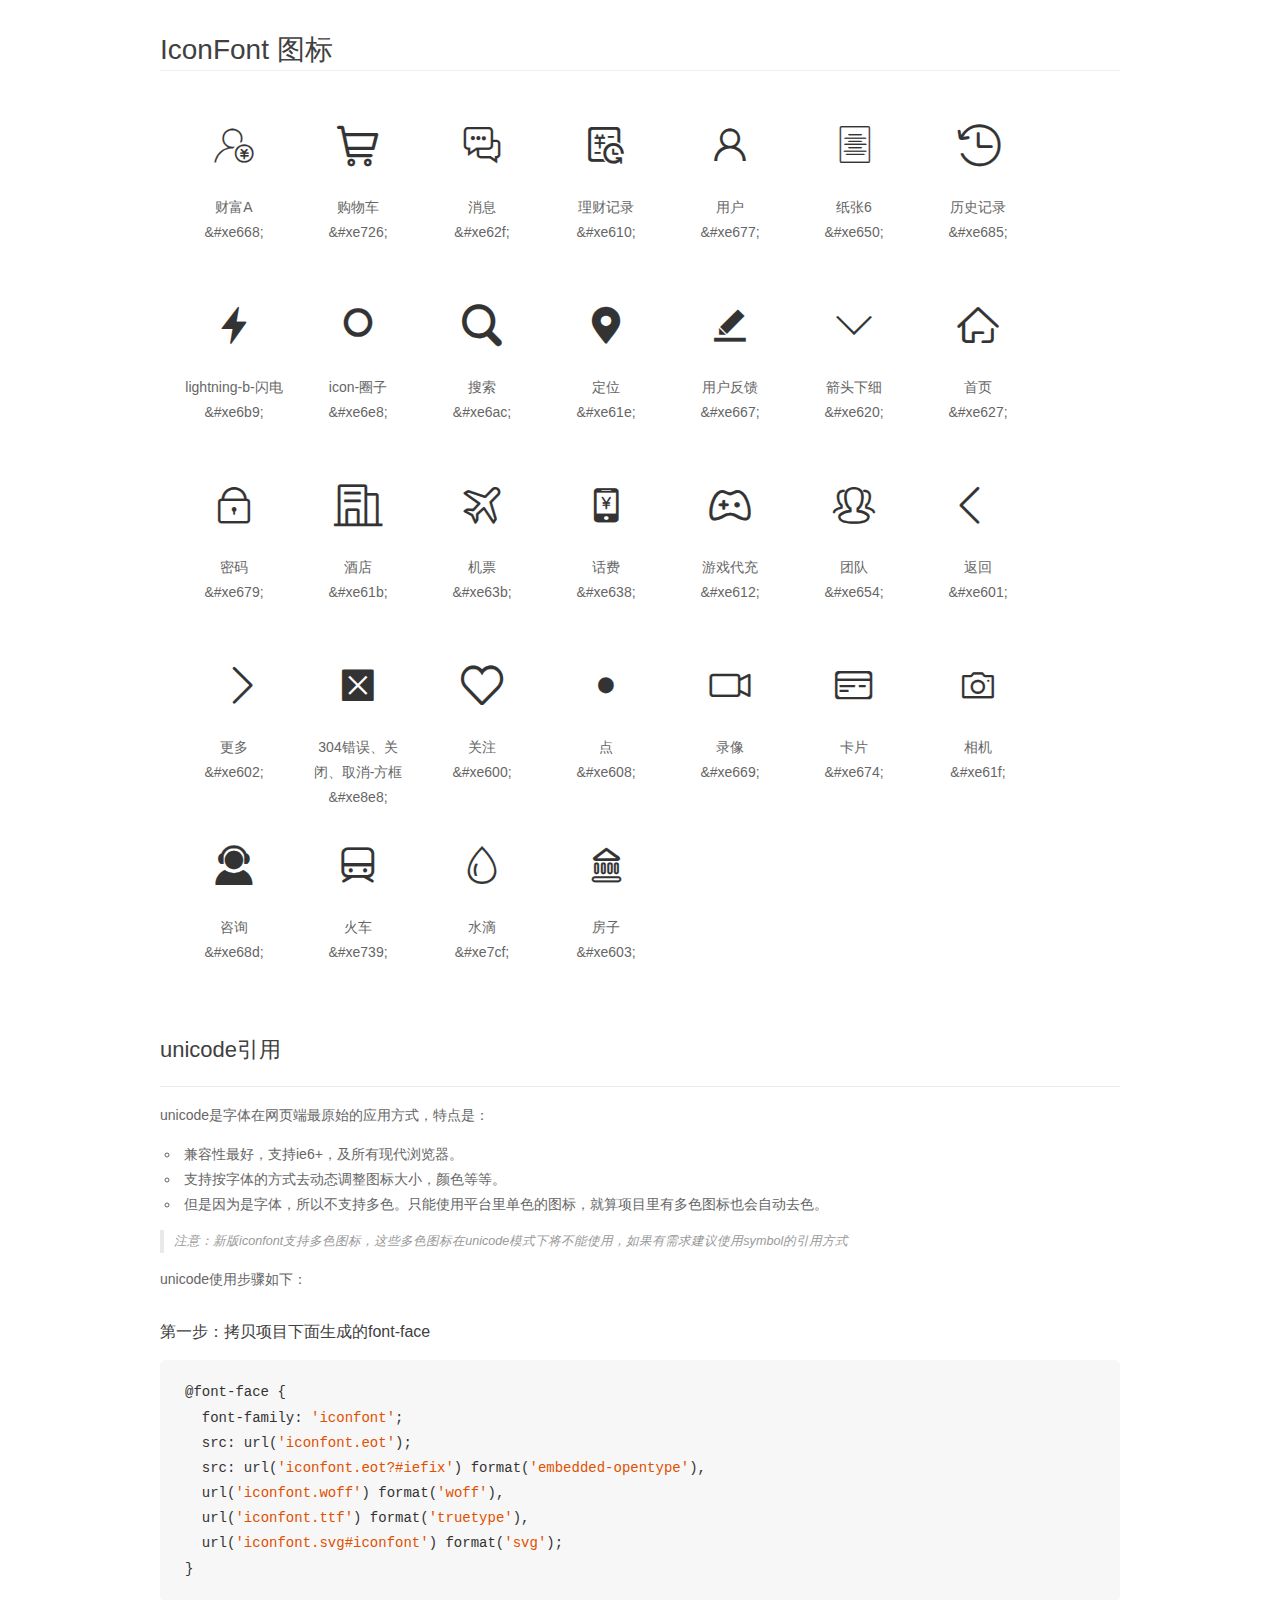
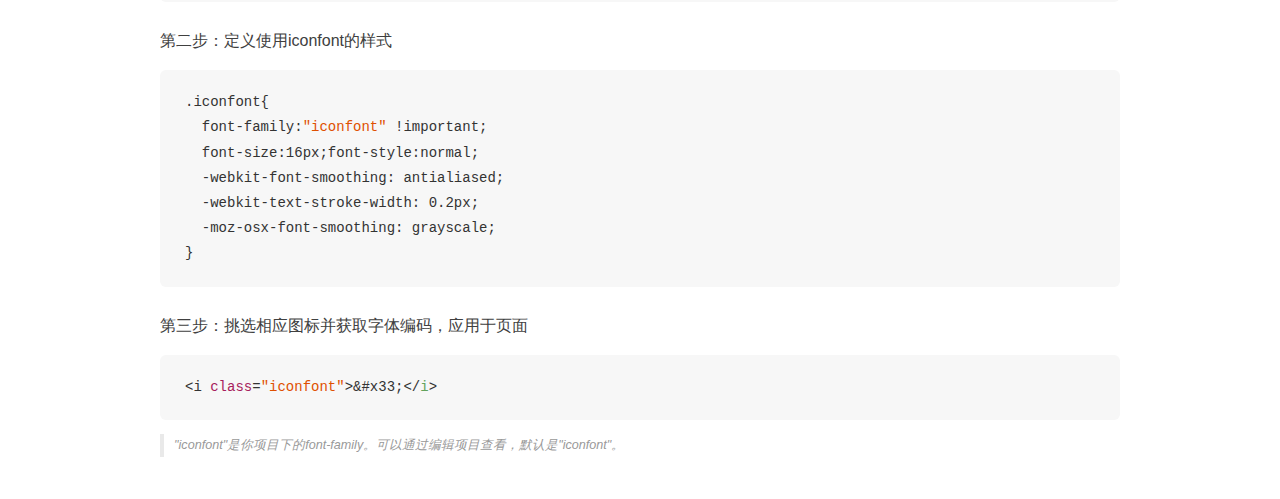
<file: css/iconfont/demo_unicode.html>
<!DOCTYPE html>
<html>
<head>
    <meta charset="utf-8"/>
    <title>IconFont</title>
    <link rel="stylesheet" href="demo.css">

    <style type="text/css">

        @font-face {font-family: "iconfont";
          src: url('iconfont.eot'); /* IE9*/
          src: url('iconfont.eot#iefix') format('embedded-opentype'), /* IE6-IE8 */
          url('iconfont.woff') format('woff'), /* chrome, firefox */
          url('iconfont.ttf') format('truetype'), /* chrome, firefox, opera, Safari, Android, iOS 4.2+*/
          url('iconfont.svg#iconfont') format('svg'); /* iOS 4.1- */
        }

        .iconfont {
          font-family:"iconfont" !important;
          font-size:16px;
          font-style:normal;
          -webkit-font-smoothing: antialiased;
          -webkit-text-stroke-width: 0.2px;
          -moz-osx-font-smoothing: grayscale;
        }

    </style>
</head>
<body>
    <div class="main markdown">
        <h1>IconFont 图标</h1>
        <ul class="icon_lists clear">
            
                <li>
                <i class="icon iconfont">&#xe668;</i>
                    <div class="name">财富A</div>
                    <div class="code">&amp;#xe668;</div>
                </li>
            
                <li>
                <i class="icon iconfont">&#xe726;</i>
                    <div class="name">购物车</div>
                    <div class="code">&amp;#xe726;</div>
                </li>
            
                <li>
                <i class="icon iconfont">&#xe62f;</i>
                    <div class="name">消息</div>
                    <div class="code">&amp;#xe62f;</div>
                </li>
            
                <li>
                <i class="icon iconfont">&#xe610;</i>
                    <div class="name">理财记录</div>
                    <div class="code">&amp;#xe610;</div>
                </li>
            
                <li>
                <i class="icon iconfont">&#xe677;</i>
                    <div class="name">用户</div>
                    <div class="code">&amp;#xe677;</div>
                </li>
            
                <li>
                <i class="icon iconfont">&#xe650;</i>
                    <div class="name">纸张6</div>
                    <div class="code">&amp;#xe650;</div>
                </li>
            
                <li>
                <i class="icon iconfont">&#xe685;</i>
                    <div class="name">历史记录</div>
                    <div class="code">&amp;#xe685;</div>
                </li>
            
                <li>
                <i class="icon iconfont">&#xe6b9;</i>
                    <div class="name">lightning-b-闪电</div>
                    <div class="code">&amp;#xe6b9;</div>
                </li>
            
                <li>
                <i class="icon iconfont">&#xe6e8;</i>
                    <div class="name">icon-圈子</div>
                    <div class="code">&amp;#xe6e8;</div>
                </li>
            
                <li>
                <i class="icon iconfont">&#xe6ac;</i>
                    <div class="name">搜索</div>
                    <div class="code">&amp;#xe6ac;</div>
                </li>
            
                <li>
                <i class="icon iconfont">&#xe61e;</i>
                    <div class="name">定位</div>
                    <div class="code">&amp;#xe61e;</div>
                </li>
            
                <li>
                <i class="icon iconfont">&#xe667;</i>
                    <div class="name">用户反馈</div>
                    <div class="code">&amp;#xe667;</div>
                </li>
            
                <li>
                <i class="icon iconfont">&#xe620;</i>
                    <div class="name">箭头下细</div>
                    <div class="code">&amp;#xe620;</div>
                </li>
            
                <li>
                <i class="icon iconfont">&#xe627;</i>
                    <div class="name">首页</div>
                    <div class="code">&amp;#xe627;</div>
                </li>
            
                <li>
                <i class="icon iconfont">&#xe679;</i>
                    <div class="name">密码</div>
                    <div class="code">&amp;#xe679;</div>
                </li>
            
                <li>
                <i class="icon iconfont">&#xe61b;</i>
                    <div class="name">酒店</div>
                    <div class="code">&amp;#xe61b;</div>
                </li>
            
                <li>
                <i class="icon iconfont">&#xe63b;</i>
                    <div class="name">机票</div>
                    <div class="code">&amp;#xe63b;</div>
                </li>
            
                <li>
                <i class="icon iconfont">&#xe638;</i>
                    <div class="name">话费</div>
                    <div class="code">&amp;#xe638;</div>
                </li>
            
                <li>
                <i class="icon iconfont">&#xe612;</i>
                    <div class="name">游戏代充</div>
                    <div class="code">&amp;#xe612;</div>
                </li>
            
                <li>
                <i class="icon iconfont">&#xe654;</i>
                    <div class="name">团队</div>
                    <div class="code">&amp;#xe654;</div>
                </li>
            
                <li>
                <i class="icon iconfont">&#xe601;</i>
                    <div class="name">返回</div>
                    <div class="code">&amp;#xe601;</div>
                </li>
            
                <li>
                <i class="icon iconfont">&#xe602;</i>
                    <div class="name">更多</div>
                    <div class="code">&amp;#xe602;</div>
                </li>
            
                <li>
                <i class="icon iconfont">&#xe8e8;</i>
                    <div class="name">304错误、关闭、取消-方框</div>
                    <div class="code">&amp;#xe8e8;</div>
                </li>
            
                <li>
                <i class="icon iconfont">&#xe600;</i>
                    <div class="name">关注</div>
                    <div class="code">&amp;#xe600;</div>
                </li>
            
                <li>
                <i class="icon iconfont">&#xe608;</i>
                    <div class="name">点</div>
                    <div class="code">&amp;#xe608;</div>
                </li>
            
                <li>
                <i class="icon iconfont">&#xe669;</i>
                    <div class="name">录像</div>
                    <div class="code">&amp;#xe669;</div>
                </li>
            
                <li>
                <i class="icon iconfont">&#xe674;</i>
                    <div class="name">卡片</div>
                    <div class="code">&amp;#xe674;</div>
                </li>
            
                <li>
                <i class="icon iconfont">&#xe61f;</i>
                    <div class="name">相机</div>
                    <div class="code">&amp;#xe61f;</div>
                </li>
            
                <li>
                <i class="icon iconfont">&#xe68d;</i>
                    <div class="name">咨询</div>
                    <div class="code">&amp;#xe68d;</div>
                </li>
            
                <li>
                <i class="icon iconfont">&#xe739;</i>
                    <div class="name">火车</div>
                    <div class="code">&amp;#xe739;</div>
                </li>
            
                <li>
                <i class="icon iconfont">&#xe7cf;</i>
                    <div class="name">水滴</div>
                    <div class="code">&amp;#xe7cf;</div>
                </li>
            
                <li>
                <i class="icon iconfont">&#xe603;</i>
                    <div class="name">房子</div>
                    <div class="code">&amp;#xe603;</div>
                </li>
            
        </ul>
        <h2 id="unicode-">unicode引用</h2>
        <hr>

        <p>unicode是字体在网页端最原始的应用方式，特点是：</p>
        <ul>
        <li>兼容性最好，支持ie6+，及所有现代浏览器。</li>
        <li>支持按字体的方式去动态调整图标大小，颜色等等。</li>
        <li>但是因为是字体，所以不支持多色。只能使用平台里单色的图标，就算项目里有多色图标也会自动去色。</li>
        </ul>
        <blockquote>
        <p>注意：新版iconfont支持多色图标，这些多色图标在unicode模式下将不能使用，如果有需求建议使用symbol的引用方式</p>
        </blockquote>
        <p>unicode使用步骤如下：</p>
        <h3 id="-font-face">第一步：拷贝项目下面生成的font-face</h3>
        <pre><code class="lang-js hljs javascript">@font-face {
  font-family: <span class="hljs-string">'iconfont'</span>;
  src: url(<span class="hljs-string">'iconfont.eot'</span>);
  src: url(<span class="hljs-string">'iconfont.eot?#iefix'</span>) format(<span class="hljs-string">'embedded-opentype'</span>),
  url(<span class="hljs-string">'iconfont.woff'</span>) format(<span class="hljs-string">'woff'</span>),
  url(<span class="hljs-string">'iconfont.ttf'</span>) format(<span class="hljs-string">'truetype'</span>),
  url(<span class="hljs-string">'iconfont.svg#iconfont'</span>) format(<span class="hljs-string">'svg'</span>);
}
</code></pre>
        <h3 id="-iconfont-">第二步：定义使用iconfont的样式</h3>
        <pre><code class="lang-js hljs javascript">.iconfont{
  font-family:<span class="hljs-string">"iconfont"</span> !important;
  font-size:<span class="hljs-number">16</span>px;font-style:normal;
  -webkit-font-smoothing: antialiased;
  -webkit-text-stroke-width: <span class="hljs-number">0.2</span>px;
  -moz-osx-font-smoothing: grayscale;
}
</code></pre>
        <h3 id="-">第三步：挑选相应图标并获取字体编码，应用于页面</h3>
        <pre><code class="lang-js hljs javascript">&lt;i <span class="hljs-class"><span class="hljs-keyword">class</span></span>=<span class="hljs-string">"iconfont"</span>&gt;&amp;#x33;<span class="xml"><span class="hljs-tag">&lt;/<span class="hljs-name">i</span>&gt;</span></span></code></pre>

        <blockquote>
        <p>"iconfont"是你项目下的font-family。可以通过编辑项目查看，默认是"iconfont"。</p>
        </blockquote>
    </div>


</body>
</html>
</file>
<file: css/iconfont/iconfont.css>
@font-face {
  font-family: 'iconfont';
  src: url('iconfont.eot');
  src: url('iconfont.eot?#iefix') format('embedded-opentype'),
  url('iconfont.woff') format('woff'),
  url('iconfont.ttf') format('truetype'),
  url('iconfont.svg#iconfont') format('svg');
}

.iconfont{
  font-family:"iconfont" !important;
  font-size:16px;font-style:normal;
  -webkit-font-smoothing: antialiased;
  -webkit-text-stroke-width: 0.2px;
  -moz-osx-font-smoothing: grayscale;
}

.icon-caifua:before { content: "\e668"; }

.icon-gouwuche:before { content: "\e726"; }

.icon-xiaoxi:before { content: "\e62f"; }

.icon-licaijilu:before { content: "\e610"; }

.icon-icon-user:before { content: "\e677"; }

.icon-zhizhang6:before { content: "\e650"; }

.icon-lishijilu:before { content: "\e685"; }

.icon-lightningbshandian:before { content: "\e6b9"; }

.icon-iconquanzi:before { content: "\e6e8"; }

.icon-sousuo:before { content: "\e6ac"; }

.icon-dingwei:before { content: "\e61e"; }

.icon-yonghufankui:before { content: "\e667"; }

.icon-jiantouxiaxi:before { content: "\e620"; }

.icon-shouye:before { content: "\e627"; }

.icon-mima:before { content: "\e679"; }

.icon-hotel:before { content: "\e61b"; }

.icon-jipiao:before { content: "\e63b"; }

.icon-huafei:before { content: "\e638"; }

.icon-youxi:before { content: "\e612"; }

.icon-tuandui:before { content: "\e654"; }

.icon-fanhui:before { content: "\e601"; }

.icon-gengduo:before { content: "\e602"; }

.icon-cuowuguanbiquxiao-fangkuang:before { content: "\e8e8"; }

.icon-guanzhu:before { content: "\e600"; }

.icon-dian1:before { content: "\e608"; }

.icon-video_icon:before { content: "\e669"; }

.icon-qiapian:before { content: "\e674"; }

.icon-xiangji:before { content: "\e61f"; }

.icon-zixun:before { content: "\e68d"; }

.icon-huoche:before { content: "\e739"; }

.icon-blob:before { content: "\e7cf"; }

.icon-icon-test:before { content: "\e603"; }
</file>
<file: css/base.css>
@charset "UTF-8";
/*css 初始化 */
html, body, ul, li, ol, dl, dd, dt, p, h1, h2, h3, h4, h5, h6, form, fieldset, legend, img { font-family: "Microsoft YaHei","SimSun","宋体";margin:0; padding:0; }
fieldset, img,input,button { border:none; padding:0;margin:0;outline-style:none; }
ul, ol { list-style:none; }
a,i,p,span,input { padding-top:0; padding-bottom:0; font-family: "Microsoft YaHei","SimSun","宋体"; }
select, input { vertical-align:middle; }
select, input, textarea { font-size:12px; margin:0; }
textarea { resize:none; } /*防止拖动*/
img {border:0; vertical-align:middle; }  /*  去掉图片低测默认的3像素空白缝隙*/
table { border-collapse:collapse; }
body {
    font:12px/150% Arial,Verdana,"\5b8b\4f53";
    color:#666;
    background:#F0F3EF;
}
.clearfix:before,.clearfix:after{
    content:"";
    display:table;
}
.clearfix:after{clear:both;}
.clearfix{
    *zoom:1;/*IE/7/6*/
}
a{color:#999999; text-decoration:none; }
a:hover{color:#F10215;}
h1,h2,h3,h4,h5,h6{text-decoration:none;font-weight:normal;font-size:100%;}
s,i,em{font-style:normal;text-decoration:none;}
.col-red{color: #C81623!important;}

/*公共类*/
.w {  /*版心 提取 */
    width: 1190px;margin: 0 auto;
}
.fl {
    float:left
}
.fr {
    float:right
}
.al {
    text-align:left
}
.ac {
    text-align:center
}
.ar {
    text-align:right
}
.hide {
    display:none
}

/*头部广告*/
.ad{
    height: 80px;
    background-color: #d62424;
}
.ad .tp{
    height: 80px;
    position: relative;
}
.ad .tp a{
    display: block;
    height: 80px;
    background: url("../images/ad.jpg") no-repeat 50% 0;
}
.ad .tp i.iconfont{
    cursor: pointer;
    font-size: 25px;
    opacity: .4;
    position: absolute;
    right: 5px;
    top: 5px;
}

/*头部导航*/
.shortcut{
    height: 30px;
    line-height: 30px;
    font-size: 12px;
    color: #999999;
    background-color: #E3E4E5;
    border: 1px solid #DDDDDD;
}
.shortcut .fl{
    margin-left: 200px;
}
.shortcut .fl i{
    font-size: 14px;
    color: #F10215;
}
.fl .dt{
    border: 1px;
    padding: 0px 7px;
    height: 28px;
    width: 42px;
}
li.fr{
    padding: 0 7px;
}
li.spacer{
    height: 10px;
    width: 1px;
    margin: 11px 5px 0 5px;
    padding: 0;
    background-color: #CCCCCC;
}
a.zhuce{
    color: #F10215;
}
.fr i{
    font-size: 12px;
}
.header{
    position: relative;
    height: 140px;
}
.logo{
    position: absolute;
    top: -31px;
    left: 0;
    z-index: 2;
    width: 190px;
    height: 170px;
    overflow: hidden;
    box-shadow: 0 -12px 10px rgba(0,0,0,.2);
    background-color: #fff;
    border-bottom: 1px solid #EDEDED;
}
.logo a.logo_link{
    display: block;
    width: 190px;
    height: 170px;
    background: url("../images/logo.png") no-repeat #fff;
    font-size: 0;
}

/*搜索栏*/
.header .search{
    position: relative;
    height: 60px;
    width: 100%;
}
.header .search .search-form{
    width: 550px;
    height: 35px;
    position: absolute;
    top: 25px;
    left: 320px;
    background-color: #fff;
}
.header .search .search-form .text{
    width: 490px;
    height: 25px;
    border: 1px;
    padding: 4px;
    background-color: #fff;
}
.header .search .search-form .photo-search{
    position: absolute;
    top: 10px;
    right: 62px;
    display: block;
    width: 25px;
    height: 22px;
    overflow: hidden;
    background-color: #fff;
}
.header .search .search-form .photo-search i{
    font-size: 26px;
}
.header .search .search-form .button{
    width: 50px;
    height: 100%;
    float: right;
    box-sizing: border-box;
    background-color: #F10215;
}
.header .search .search-form .button i{
    color: #fff;
    font-size: 18px;
}
/*快捷搜索*/
.header .search_kj{
    width: 550px;
    height: 20px;
    position: absolute;
    left: 320px;
    top: 65px;
}
.header .search_kj a{
    display: inline-block;
    margin-right: 10px;
    float: left;
}
.header .search_kj a:first-child{
    color: #F10215;;
}
.header .pr{
    width: 100%;
    height: 100%;
    position: relative;
}
.header .navitems{
    width: 790px;
    height: 40px;
    padding-top: 20px;
    position: absolute;
    bottom: 0;
    left: 200px;
    font-size: 14px;
    color: #333333;
}
.header .navitems ul li{
    display: inline-block;
    height: 100%;
    line-height: 40px;
    margin-left: 30px;
    float: left;
 }
.header .navitems ul li.spe{
    margin-left: 20px;
}
.header .navitems ul li a{
    color: #333333;
}
.header .navitems ul li a:hover{
    color:#F10215;
}
.header .navitems .spacer{
    width: 1px;
    height: 10px;
    margin-top: 15px;
    margin-left: 20px;
    float: left;
    background-color: #CCCCCC;
}
.header .bjb_ad{
    width: 190px;
    height: 40px;
    position: absolute;
    right: 0px;
    bottom: 10px;

}
.header .bjb_ad a{
    display: block;
    width: 100%;
    height: 100%;
    background: url("../images/bjb_ad.png") no-repeat center;
    font-size: 0px;
}

/*购物车*/
.shopping{
    width: 188px;
    height: 33px;
    line-height: 33px;
    border: 1px solid #E3E4E5;
    background-color: #FFFFFF;
    position: relative;
    top: 25px;
    right: 100px;
}
.shopping .shopping_margin{
    width: 100%;
    height: 100%;
    text-align: center;
}
.shopping i{
    color: #F10215;
    font-size: 16px;
}
.shopping a{
    color: #F10215;
}
.shopping .ci{
    position: absolute;
    top: 5px;
    left: 140px;
    display: inline-block;
    padding: 1px 3px;
    background-color: #F10215;
    color: #FFFFFF;
    font-size: 12px;
    line-height: 12px;
    border-radius: 7px;
    text-align: center;
}
/*app二维码*/
.app{
    width: 67px;
    height: 67px;
    position: absolute;
    right: 3px;
    border: 1px solid #CFCFCF;
    background-color: #FFFFFF;
}
.app img{
    width: 63px;
    height: 63px;
    border: 0;
    margin: 2px;
    vertical-align: middle;
}
/*小倒三角形*/
.app .bsj{
    display:block;
    width:0;
    height:0;
    border-width:0 5px 5px;
    border-style:solid;
    border-color:transparent transparent #F0F3EF;
    position:absolute;
    top:-5px;
    left:30px;
}

/*底部开始*/
/* “多快好省”部分 */
.footer{
    position: relative;
    bottom: 0;
}
.footer .slogen{
    height: 42px;
    width: 100%;
    padding: 30px 0;
    border-bottom: 1px solid #DEDEDE;
}
.footer .slogen .item{
    position: relative;
    left: 50%;
}
.footer .slogen .item ul li{
    float: left;
}
.footer .slogen .item ul li div{
    position: relative;
    display: block;
    height: 42px;
    width: 180px;
    margin: 0 11px;
    padding-left: 45px;
}
.footer .slogen .item ul li div.slogen1{
    margin-left: -575px;
}
.footer .slogen .item ul li div.slogen2{
    margin-left: -274px;
}
.footer .slogen .item ul li div.slogen3{
    margin-left: 27px;
}
.footer .slogen .item ul li div.slogen4{
    margin-left: 54px;
}
.footer .slogen .item ul li div h3{
    overflow: hidden;
    position: absolute;
    left: 0;
    top: 0;
    width: 36px;
    height: 42px;
    text-indent: -999em;
}
.footer .slogen .item ul li div h3.duo{
    background: url("../images/footer.png") no-repeat 0 -192px;
}
.footer .slogen .item ul li div h3.kuai{
    background: url("../images/footer.png") no-repeat -41px -192px;
}
.footer .slogen .item ul li div h3.hao{
    background: url("../images/footer.png") no-repeat -82px -192px;
}
.footer .slogen .item ul li div h3.sheng{
    background: url("../images/footer.png") no-repeat -123px -192px;
}
.footer .slogen .item ul li div p{
    width: 100%;
    height: 100%;
    line-height: 42px;
    font-size: 18px;
    font-weight: bold;
    color: #444444;
}
.footer .help{
    height: 160px;
    width: 100%;
    padding: 20px 0;
    border-bottom: 1px solid #DEDEDE;
}
.help .help_nav{
    float: left;
    width: 198px;
}
.help .help_nav h5{
    margin-bottom: 5px;
    font-size: 14px;
    font-weight: bold;
}
.help .help_nav ul{
    width: 100%;
}
.help .help_nav li{
    height: 22px;
    list-style: none;
}

.help .help_nav li a{
    color: #666666;
}
.help .help_nav li a:hover{
    color:#F10215;
}
.help .help_cover{
    float: right;
    width: 200px;
    height: 150px;
    background: url("../images/footer.png") no-repeat 0 0;
}
.help .help_cover h5{
    font-size: 14px;
    font-weight: bold;
    text-align: center;
    margin-bottom: 15px;
}
.help .help_cover .help_cover_co{
    padding: 0 10px;
}
.help .help_cover .help_cover_co .help_cover_more{
    text-align: right;
}
.help .help_cover p a{
    color: #666666;
}
.help .help_cover p a:hover{
    color:#F10215;
}
.copyright_inner{
    padding: 15px 0;
}
.copyright_inner .copyright_link{
    text-align: center;
}
.copyright_inner .copyright_link a{
    color: #666666;
}
.copyright_inner .copyright_link a:hover{
    color:#F10215;
}
.copyright_inner .copyright_link span{
    color: #D2CCD2;
    margin: 0 6px;
}
.copyright_info{
    padding: 10px 0;
}
.copyright_info p{
    line-height: 22px;
    text-align: center;
    color: #999999;
}
.copyright_info .copyright_div{
    margin: 0 10px;
}
.copyright_inter i{
    display: inline-block;
    margin-right: 10px;
    overflow: hidden;
}
.copyright_inter i.copyright_inter_ico1{
    width: 12px;
    height: 12px;
    background: url("../images/footer.png") no-repeat -109px -155px;
}
.copyright_inter i.copyright_inter_ico2{
    width: 15px;
    height: 10px;
    background: url("../images/footer.png") no-repeat -128px -155px;
}
.copyright_inter i.copyright_inter_ico3{
    width: 15px;
    height: 10px;
    background: url("../images/footer.png") no-repeat -148px -155px;
}
.copyright_inter i.copyright_inter_ico4{
    width: 15px;
    height: 10px;
    background: url("../images/footer.png") no-repeat -168px -155px;
}
.copyright_inter i.copyright_inter_ico5{
    width: 15px;
    height: 10px;
    background: url("../images/footer.png") no-repeat -108px -172px;
}
.copyright p.copyright_auth{
    height: 36px;
    margin: 25px 0;
    text-align: center;
}
.copyright p.copyright_auth a{
    display: inline-block;
    width: 103px;
    height: 32px;
    margin: 0 3px;
    text-indent: -999em;
}
.copyright p.copyright_auth a.ico1{
    background: url("../images/footer.png") no-repeat -205px -148px;
}
.copyright p.copyright_auth a.ico2{
    background: url("../images/footer.png") no-repeat -205px -111px;
}
.copyright p.copyright_auth a.ico3{
    background: url("../images/footer.png") no-repeat -205px -74px;
}
.copyright p.copyright_auth a.ico4{
    background: url("../images/footer.png") no-repeat -205px -37px;
}
.copyright p.copyright_auth a.ico5{
    background: url("../images/footer.png") no-repeat -205px -0px;
}
.copyright p.copyright_auth a.ico6{
    background: url("../images/footer.png") no-repeat 0px -155px;
}
</file>
<file: css/index.css>
@charset "UTF-8";

/*内容部分开始*/
/*左边导航栏*/
.fs{
    height: 480px;
    padding-bottom: 30px;
}
.fs_inner{
    position: relative;
}
.fs_c1{
    width: 190px;
    height: 480px;
    margin-right: 10px;
    background-color: #FEFEFE;
}
ul.fs_sort_menu{
    padding: 6px 0;
}
ul.fs_sort_menu li{
    height: 26px;
    line-height: 26px;
    padding-left: 18px;
}
ul.fs_sort_menu li a{
    font-size: 14px;
    color: #626262;
}
ul.fs_sort_menu li a:hover{
    color:#F10215;
}
ul.fs_sort_menu li span{
    font-size: 12px;
    padding: 0 2px;
    color: #626262;
}
.fs_c2{
    width: 590px;
    height: 480px;
    margin-right: 10px;
}
.fs_focus{
    width: 100%;
    height: 470px;
    margin-top: 10px;
}
.fs_focus .focus_main{
    width: 590px;
    height: 470px;
    position: relative;
}
.fs_focus .focus_main button{
    width: 24px;
    height: 40px;
    background-color: rgba(0,0,0,.2);
    cursor: pointer;
}
.fs_focus .focus_main button:hover{
    background-color: rgba(0,0,0,.4);
}
.fs_focus .focus_main button i{
    color: hsla(0,0%,100%,.4);
    font-size: 16px;
}
.fs_focus .focus_main button.list_left{
    position: absolute;
    left: 0;
    top: 215px;
    padding-left: 5px;
}
.fs_focus .focus_main button.list_right{
    position: absolute;
    right: 0;
    top: 215px;
    padding-right: 5px;
}
.fs_focus .focus_main .focus_list{
    height: 470px;
    width: 590px;
    position: relative;
}
.fs_focus .focus_main .focus_list a{
    font-size: 0;
    display: block;
    height: 470px;
    width: 590px;
    position: absolute;
    left: 0;
    top: 0;
}
.focus_circle{
    width: 152px;
    height: 18px;
    position: absolute;
    left: 46px;
    bottom: 20px;
    font-size: 0;
    text-align: center;
    z-index: 3;
}
.focus_circle i{
    position: relative;
    display: inline-block;
    width: 18px;
    height: 18px;
    border-radius: 50%;
    margin-right: 1px;
    cursor: pointer;
}
.circle_btn_s{
    content: "";
    display: block;
    position: absolute;
    left: 4px;
    top: 4px;
    width: 6px;
    height: 6px;
    border-radius: 50%;
    border: 2px solid hsla(0,0%,100%,.5);
}
/*.circle_btn_s:hover{
    background-color: #FFFFFF;
}*/
.fs_c3{
    width: 190px;
    height: 480px;
    position: relative;
}
.rec_inner{
    width: 190px;
    height: 470px;
    position: relative;
}
.rec_inner .rec_items{
    width: 190px;
    height: 150px;
    margin-top: 10px;
}
.rec_inner .rec_items a{
    position: absolute;
    display: block;
    font-size: 0;
}
.fs_c4{
    width: 190px;
    height: 480px;
}
.fs_c4 .fs_inner{
    width: 190px;
    height: 470px;
    background-color: #FFFFFF;
}
.fs_user{
    width: 190px;
    height: 150px;
    margin-top: 10px;
    position: relative;
}
.user_inner{
    width: 100%;
    height: 78px;
    padding-top: 62px;
}
.user_photo{
    width: 65px;
    height: 65px;
    position: absolute;
    top: -10px;
    left: 62px;
}
.user_photo a{
    display: block;
    width: 55px;
    height: 55px;
    border-radius: 50%;
    border: 5px solid #E3E1DF;
    box-shadow: 2px 5px 20px 2px rgba(0,0,0,0.2);
    background: url("../images/no_login.jpg") no-repeat;
    background-size:100% 100%;
}
.user_show{
    height: 40px;
}
.user_show p{
    height: 20px;
    line-height: 20px;
    text-align: center;
}
.user_show a{
    color: #666666;
}
.user_show a:hover{
    color:#F10215;
}
.user_pro{
    height: 25px;
    margin-top: 10px;
    text-align: center;
}
.user_pro a{
    display: inline-block;
    width: 70px;
    height: 25px;
    margin: 0 5px;
    line-height: 25px;
    background-color: pink;
    border-radius: 13px;
    box-shadow: 6px 8px 20px rgba(45,45,45,.15);
}
.user_pro a.pro_1{
    color: #E43F3B;
    background-color: #FFFFFF;
}
.user_pro a.pro_2{
    color: #C9D790;
    background-color: #363634;
}
.user_pro a:hover{
    color: #FFFFFF;
    background-color: #e43f3b;
}
.fs_news{
    width: 190px;
    height: 130px;
}
.news_inner{
    height: 122px;
}
.news_head{
    height: 18px;
    padding-top: 8px;
    line-height: 13px;
    position: relative;
}
.fs_news a{
    font-size: 12px;
    color: #333333;
}
.news_head a.news_head_a{
    display: inline-block;
    padding: 0 15px;
}
.news_head a.news_first{
    border-right: 1px solid #DFE0E1;
}
.news_head a.news_more{
    position: absolute;
    right: 12px;
    top: 8px;
}
.news_head a.news_more:hover{
    color: #F10215;
}
.news_active{
    width: 27px;
    height: 2px;
    margin-left: 13px;
    background-color: #DB192B;
    position: absolute;
    top: 25px;
}
.news_list{
    width: 160px;
    height: 88px;
    margin: 0 15px;
    padding-top: 8px;
}
.news_list_item{
    height: 88px;
    width: 100%;
    /*padding-bottom: 8px;
    border-bottom: 1px solid #EBEAEA;*/
}
.news_list_item li{
    line-height: 22px;
}
.news_list_item li a{
    color: #666;
}
.news_list_item li a:hover{
    color:#F10215;
}
.fs_div{
    width: 160px;
    height: 1px;
    margin: 0 15px;
    background-color: #EBEAEA;
    position: absolute;
}
.fs_service{
    width: 190px;
    height: 190px;
}
.service_en{
    width: 168px;
    height: 165px;
    padding: 18px 11px 11px 11px;
}
ul.service_list{
    width: 168px;
    height: 165px;
}
li.service_item{
    display: inline-block;
    width: 42px;
    height: 55px;
    list-style: none;
    float: left;
    text-align: center;
    position: relative;
}
li.service_item a{
    width: 42px;
    height: 51px;
    padding-top: 6px;
    color: #bea68d;
}
li.service_item a:hover{
    color:#F10215;
}
li.service_item a i{
    display: block;
    margin-top: 4px;
    font-size: 20px;
    text-align: center;
}
li.service_item a span{
    display: block;
    height: 25px;
    line-height: 25px;
    border-bottom: 2px;
}
li.service_item span.service_corner{
    position: absolute;
    right: 0;
    top: -4px;
    font-size: 12px;
    line-height: 12px;
    text-align: center;
    background: #e01121;
    color: #fff;
    display: block;
    width:0;
    height:0;
    border-width:14px 6px 2px;
    border-style:solid;
    border-color:transparent transparent #FFFFFF;
}
li.service_item span.service_corner i{
    position: absolute;
    top: -14px;
    left: -6px;
    font-size: 10px;
    margin: 0;
}
.slider{
    height: 275px;
    margin-bottom: 30px;
}
.slider_inner{
    background-color: #FFFFFF;
    overflow: hidden;
}
.slider_timing{
    width: 190px;
    height: 275px;
    float: left;
}
.slider_timing a{
    display: block;
    width: 100%;
    height: 100%;
    background-color: #e83632;
    position: relative;
}
.slider_timing a .timing_ch{
    height: 51px;
    width: 100%;
    color: #FFFFFF;
    font-size: 34px;
    line-height: 51px;
    text-align: center;
    position: absolute;
    top: 42px;
    left: 0;
}
.slider_timing a .timing_en{
    width: 100%;
    height: 30px;
    line-height: 30px;
    text-align: center;
    position: absolute;
    top: 90px;
    left: 0;
    text-align: center;
    color: rgba(255, 255, 255, 0.5);
    font-size: 20px;
}
.slider_timing a i.timing_ico{
    display: block;
    width: 20px;
    height: 33px;
    position: absolute;
    top: 126px;
    left: 86px;
    background: url("../images/content.png") no-repeat -35px -25px;
}
.slider_timing a .timing_desc{
    width: 100%;
    height: 24px;
    position: absolute;
    left: 0;
    top: 170px;
    text-align: center;
    line-height: 24px;
    font-size: 16px;
    color: #FFFFFF;
}
.slider_timing a .timing_count{
    width: 135px;
    height: 24px;
    position: absolute;
    top: 212px;
    left: 30px;
}
.slider_timing a .count .count_item{
    width: 40px;
    height: 40px;
    margin-right: 5px;
    float: left;
    text-align: center;
    background-color: #2f3430;
}
.slider_timing a .count::before{
    content: '';
    display: block;
    position: absolute;
    left: 0;
    width: 100%;
    top: 20px;
    height: 1px;
    background: #e83632;
}
.slider_timing a .count .count_item .count_txt{
    position: relative;
    line-height: 40px;
    font-weight: bold;
    font-size: 20px;
    color: #FFFFFF;
}
.slider_bd{
    float: left;
}
.slider_list{
    height: 275px;
    width: 800px;
    position: relative;
    overflow: hidden;
    float: left;
}
.slider_list button{
    width: 20px;
    height: 40px;
    background-color: rgba(0, 0, 0, 0.15);
    cursor: pointer;
}
.slider_list button:hover{
    background-color: rgba(0, 0, 0, 0.4);
}
.slider_list button.slider_before{
    position: absolute;
    top: 110px;
    left: 0;
}
.slider_list button.slider_next{
    position: absolute;
    top: 110px;
    right: 1px;
}
.slider_list button i{
    color: hsla(0,0%,100%,.4);
    display: inline-block;
}
.slider_list button.slider_before i{
    padding-left: 4px;
}
.slider_list button.slider_next i{
    padding-right: 4px;
}
.slider_item{
    width: 800px;
    height: 275px;
    float: left;
    position: relative;
}
.slider_item .list_item{
    float: left;
    position: relative;
}
.list_item::after{
    content: '';
    display: block;
    position: absolute;
    top: 0;
    right: 0;
    width: 1px;
    height: 275px;
    background-color: #f0f0f0;
}
a.slider_lk{
    display: block;
    width: 190px;
    height: 275px;
    margin: 0 5px;
    text-align: center;
    position: relative;
    color: #666666;
}
.slider_img{
    width: 140px;
    height: 140px;
    position: absolute;
    top: 40px;
    left: 50%;
    margin-left: -70px;
    overflow: hidden;
}
a.slider_lk p.item_name{
    width: 160px;
    height: 30px;
    position: absolute;
    top: 190px;
    left: 0;
    line-height: 30px;
    padding: 0 15px;
    overflow: hidden;
    text-overflow: ellipsis;
    white-space: nowrap;
}
a.slider_lk:hover{
    color:#F10215;
}
a.slider_lk .item_price{
    width: 160px;
    height: 20px;
    line-height: 20px;
    position: absolute;
    top: 230px;
    left: 15px;
    padding: 1px;
    background-color: #E6382F;
}
a.slider_lk .item_price .mod_price_new{
    float: left;
    width: 80px;
    height: 20px;
    color: #FFFFFF;
    text-align: center;
    font-size: 14px;
    font-weight: bold;
}
a.slider_lk .item_price .mod_price_new i{
    font-style: normal;
    font-size: 12px;
    font-weight: 400;
}
a.slider_lk .item_price .mod_price{
    width: 80px;
    height: 20px;
    float: left;
    background-color: #fff;
    text-align: center;
    color: #B7BCB8;
    font-size: 12px;
    text-decoration: line-through;
}
.slider_chn{
    position: relative;
    float: left;
    width: 180px;
    height: 260px;
    padding: 8px 10px 7px;
}
.slider_chn_inner{
    width: 100%;
    height: 100%;
}
.chn_inner_list{
    width: 180px;
    height: 260px;
}
.chn_list_item_1{
    width: 100%;
    height: 100%;
}
.chn_list_item_1 a{
    display: block;
    width: 180px;
    height: 260px;
    background: url("../images/gun1.jpg") no-repeat;
}
.chn_inner_dot{
    position: absolute;
    left: 50%;
    bottom: 16px;
    font-size: 0;
    text-align: center;
    margin-left: -14px;
}
.chn_inner_dot i{
    float: left;
    font-size: 14px;
    color: #C0C0C0;
    cursor: pointer;
}
.chn_inner_dot i:hover{
    color:#F10215;
}
</file>
<file: css/iconfont/demo.css>
*{margin: 0;padding: 0;list-style: none;}
/*
KISSY CSS Reset
理念：1. reset 的目的不是清除浏览器的默认样式，这仅是部分工作。清除和重置是紧密不可分的。
2. reset 的目的不是让默认样式在所有浏览器下一致，而是减少默认样式有可能带来的问题。
3. reset 期望提供一套普适通用的基础样式。但没有银弹，推荐根据具体需求，裁剪和修改后再使用。
特色：1. 适应中文；2. 基于最新主流浏览器。
维护：玉伯<lifesinger@gmail.com>, 正淳<ragecarrier@gmail.com>
 */

/** 清除内外边距 **/
body, h1, h2, h3, h4, h5, h6, hr, p, blockquote, /* structural elements 结构元素 */
dl, dt, dd, ul, ol, li, /* list elements 列表元素 */
pre, /* text formatting elements 文本格式元素 */
form, fieldset, legend, button, input, textarea, /* form elements 表单元素 */
th, td /* table elements 表格元素 */ {
  margin: 0;
  padding: 0;
}

/** 设置默认字体 **/
body,
button, input, select, textarea /* for ie */ {
  font: 12px/1.5 tahoma, arial, \5b8b\4f53, sans-serif;
}
h1, h2, h3, h4, h5, h6 { font-size: 100%; }
address, cite, dfn, em, var { font-style: normal; } /* 将斜体扶正 */
code, kbd, pre, samp { font-family: courier new, courier, monospace; } /* 统一等宽字体 */
small { font-size: 12px; } /* 小于 12px 的中文很难阅读，让 small 正常化 */

/** 重置列表元素 **/
ul, ol { list-style: none; }

/** 重置文本格式元素 **/
a { text-decoration: none; }
a:hover { text-decoration: underline; }


/** 重置表单元素 **/
legend { color: #000; } /* for ie6 */
fieldset, img { border: 0; } /* img 搭车：让链接里的 img 无边框 */
button, input, select, textarea { font-size: 100%; } /* 使得表单元素在 ie 下能继承字体大小 */
/* 注：optgroup 无法扶正 */

/** 重置表格元素 **/
table { border-collapse: collapse; border-spacing: 0; }

/* 清除浮动 */
.ks-clear:after, .clear:after {
  content: '\20';
  display: block;
  height: 0;
  clear: both;
}
.ks-clear, .clear {
  *zoom: 1;
}

.main {
  padding: 30px 100px;
width: 960px;
margin: 0 auto;
}
.main h1{font-size:36px; color:#333; text-align:left;margin-bottom:30px; border-bottom: 1px solid #eee;}

.helps{margin-top:40px;}
.helps pre{
  padding:20px;
  margin:10px 0;
  border:solid 1px #e7e1cd;
  background-color: #fffdef;
  overflow: auto;
}

.icon_lists{
  width: 100% !important;

}

.icon_lists li{
  float:left;
  width: 100px;
  height:180px;
  text-align: center;
  list-style: none !important;
}
.icon_lists .icon{
  font-size: 42px;
  line-height: 100px;
  margin: 10px 0;
  color:#333;
  -webkit-transition: font-size 0.25s ease-out 0s;
  -moz-transition: font-size 0.25s ease-out 0s;
  transition: font-size 0.25s ease-out 0s;

}
.icon_lists .icon:hover{
  font-size: 100px;
}



.markdown {
  color: #666;
  font-size: 14px;
  line-height: 1.8;
}

.highlight {
  line-height: 1.5;
}

.markdown img {
  vertical-align: middle;
  max-width: 100%;
}

.markdown h1 {
  color: #404040;
  font-weight: 500;
  line-height: 40px;
  margin-bottom: 24px;
}

.markdown h2,
.markdown h3,
.markdown h4,
.markdown h5,
.markdown h6 {
  color: #404040;
  margin: 1.6em 0 0.6em 0;
  font-weight: 500;
  clear: both;
}

.markdown h1 {
  font-size: 28px;
}

.markdown h2 {
  font-size: 22px;
}

.markdown h3 {
  font-size: 16px;
}

.markdown h4 {
  font-size: 14px;
}

.markdown h5 {
  font-size: 12px;
}

.markdown h6 {
  font-size: 12px;
}

.markdown hr {
  height: 1px;
  border: 0;
  background: #e9e9e9;
  margin: 16px 0;
  clear: both;
}

.markdown p,
.markdown pre {
  margin: 1em 0;
}

.markdown > p,
.markdown > blockquote,
.markdown > .highlight,
.markdown > ol,
.markdown > ul {
  width: 80%;
}

.markdown ul > li {
  list-style: circle;
}

.markdown > ul li,
.markdown blockquote ul > li {
  margin-left: 20px;
  padding-left: 4px;
}

.markdown > ul li p,
.markdown > ol li p {
  margin: 0.6em 0;
}

.markdown ol > li {
  list-style: decimal;
}

.markdown > ol li,
.markdown blockquote ol > li {
  margin-left: 20px;
  padding-left: 4px;
}

.markdown code {
  margin: 0 3px;
  padding: 0 5px;
  background: #eee;
  border-radius: 3px;
}

.markdown pre {
  border-radius: 6px;
  background: #f7f7f7;
  padding: 20px;
}

.markdown pre code {
  border: none;
  background: #f7f7f7;
  margin: 0;
}

.markdown strong,
.markdown b {
  font-weight: 600;
}

.markdown > table {
  border-collapse: collapse;
  border-spacing: 0px;
  empty-cells: show;
  border: 1px solid #e9e9e9;
  width: 95%;
  margin-bottom: 24px;
}

.markdown > table th {
  white-space: nowrap;
  color: #333;
  font-weight: 600;

}

.markdown > table th,
.markdown > table td {
  border: 1px solid #e9e9e9;
  padding: 8px 16px;
  text-align: left;
}

.markdown > table th {
  background: #F7F7F7;
}

.markdown blockquote {
  font-size: 90%;
  color: #999;
  border-left: 4px solid #e9e9e9;
  padding-left: 0.8em;
  margin: 1em 0;
  font-style: italic;
}

.markdown blockquote p {
  margin: 0;
}

.markdown .anchor {
  opacity: 0;
  transition: opacity 0.3s ease;
  margin-left: 8px;
}

.markdown .waiting {
  color: #ccc;
}

.markdown h1:hover .anchor,
.markdown h2:hover .anchor,
.markdown h3:hover .anchor,
.markdown h4:hover .anchor,
.markdown h5:hover .anchor,
.markdown h6:hover .anchor {
  opacity: 1;
  display: inline-block;
}

.markdown > br,
.markdown > p > br {
  clear: both;
}


.hljs {
  display: block;
  background: white;
  padding: 0.5em;
  color: #333333;
  overflow-x: auto;
}

.hljs-comment,
.hljs-meta {
  color: #969896;
}

.hljs-string,
.hljs-variable,
.hljs-template-variable,
.hljs-strong,
.hljs-emphasis,
.hljs-quote {
  color: #df5000;
}

.hljs-keyword,
.hljs-selector-tag,
.hljs-type {
  color: #a71d5d;
}

.hljs-literal,
.hljs-symbol,
.hljs-bullet,
.hljs-attribute {
  color: #0086b3;
}

.hljs-section,
.hljs-name {
  color: #63a35c;
}

.hljs-tag {
  color: #333333;
}

.hljs-title,
.hljs-attr,
.hljs-selector-id,
.hljs-selector-class,
.hljs-selector-attr,
.hljs-selector-pseudo {
  color: #795da3;
}

.hljs-addition {
  color: #55a532;
  background-color: #eaffea;
}

.hljs-deletion {
  color: #bd2c00;
  background-color: #ffecec;
}

.hljs-link {
  text-decoration: underline;
}

pre{
  background: #fff;
}
</file>
